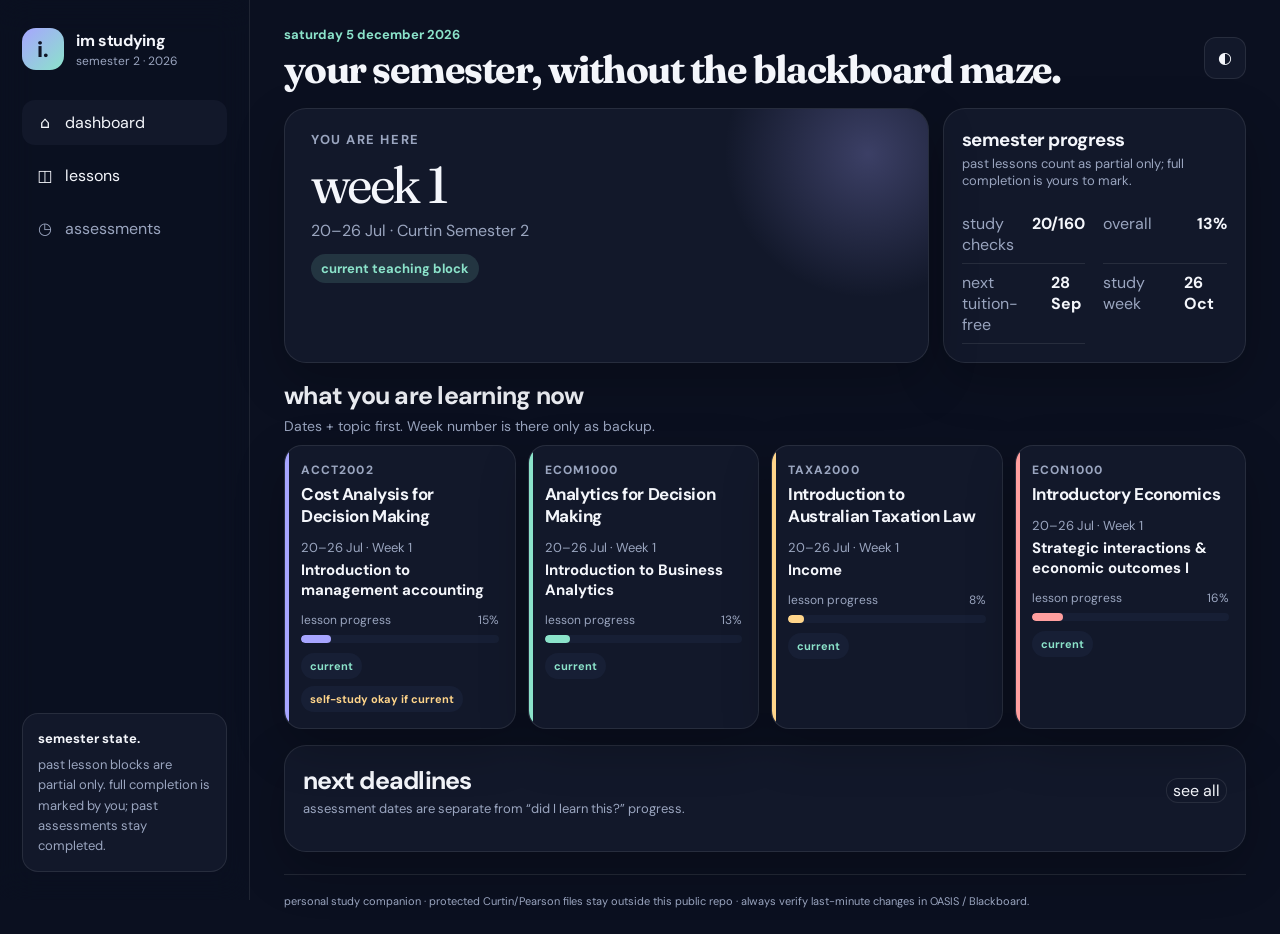
<file: index.html>
<!doctype html>
<html lang="en">
<head>
  <meta charset="utf-8" />
  <meta name="viewport" content="width=device-width, initial-scale=1" />
  <meta name="theme-color" content="#0b1020" />
  <title>im studying · semester 2 2026</title>
  <link rel="preconnect" href="https://fonts.googleapis.com">
  <link rel="preconnect" href="https://fonts.gstatic.com" crossorigin>
  <link href="https://fonts.googleapis.com/css2?family=DM+Sans:wght@400;500;600;700&family=Fraunces:opsz,wght@9..144,600&display=swap" rel="stylesheet">
  <link rel="stylesheet" href="styles.css?v=7" />
  <link rel="stylesheet" href="desktop-compact.css?v=1" />
  <style>.nav a.nav-item{text-decoration:none;color:inherit;width:100%;display:flex}</style>
</head>
<body>
  <div class="app-shell">
    <aside class="sidebar">
      <div class="brand">
        <div class="brand-mark">i.</div>
        <div>
          <div class="brand-name">im studying</div>
          <div class="brand-sub">semester 2 · 2026</div>
        </div>
      </div>

      <nav class="nav" aria-label="Primary">
        <button class="nav-item active" data-view="dashboard"><span>⌂</span> dashboard</button>
        <a class="nav-item" href="lessons.html?v=3"><span>◫</span> lessons</a>
        <button class="nav-item" data-view="assessments"><span>◷</span> assessments</button>
      </nav>

      <div class="sidebar-note">
        <strong>semester state.</strong>
        <p>past lesson blocks are partial only. full completion is marked by you; past assessments stay completed.</p>
      </div>
    </aside>

    <main class="main">
      <header class="topbar">
        <div>
          <p class="eyebrow" id="todayLabel">today</p>
          <h1 id="pageTitle">your semester, without the blackboard maze.</h1>
        </div>
        <div class="top-actions">
          <button id="themeToggle" class="icon-button" aria-label="Toggle theme">◐</button>
          <button id="resetProgress" hidden aria-hidden="true" tabindex="-1"></button>
        </div>
      </header>

      <section id="view-dashboard" class="view active"></section>
      <section id="view-units" class="view" hidden></section>
      <section id="view-assessments" class="view"></section>
      <section id="view-resources" class="view" hidden></section>

      <footer>
        personal study companion · protected Curtin/Pearson files stay outside this public repo · always verify last-minute changes in OASIS / Blackboard.
      </footer>
    </main>
  </div>

  <template id="topicTemplate"><article class="topic-card"></article></template>
  <script src="app.js?v=7"></script>
  <script src="dashboard-state.js?v=2"></script>
</body>
</html>
</file>
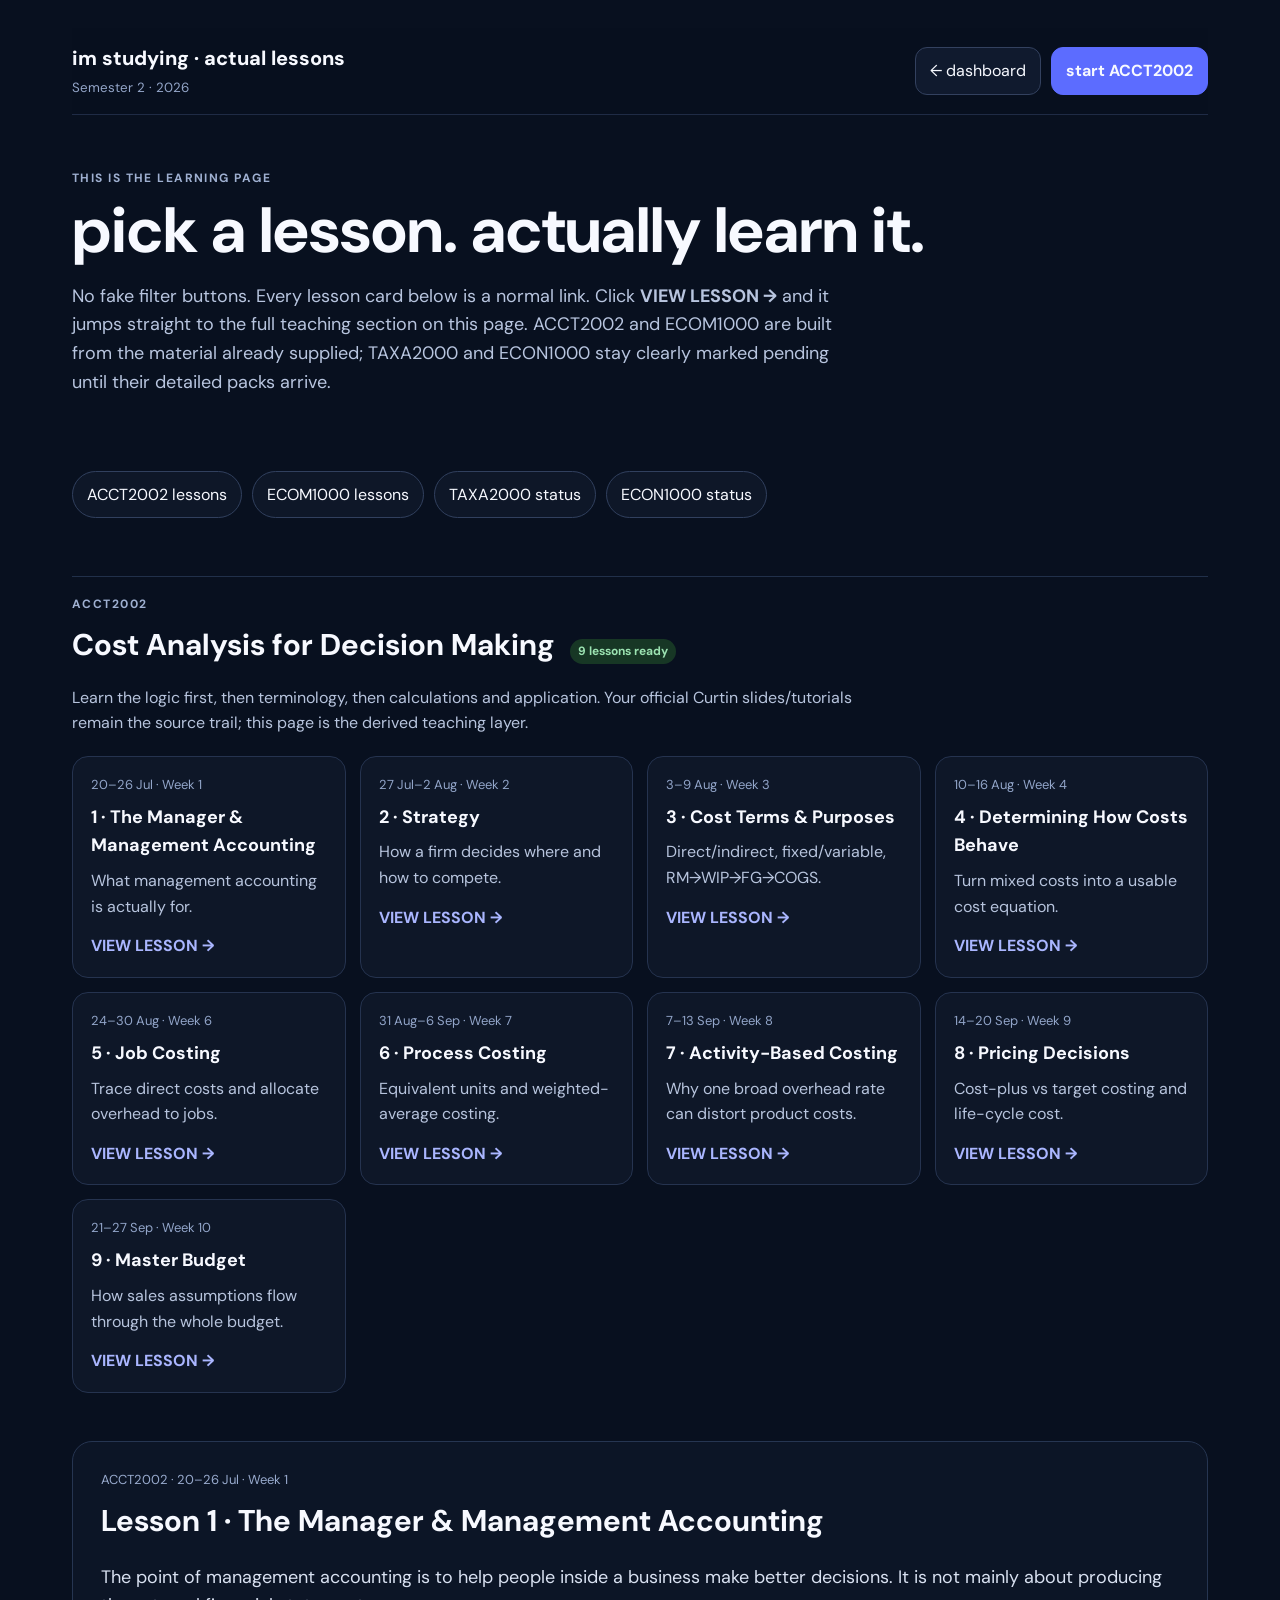
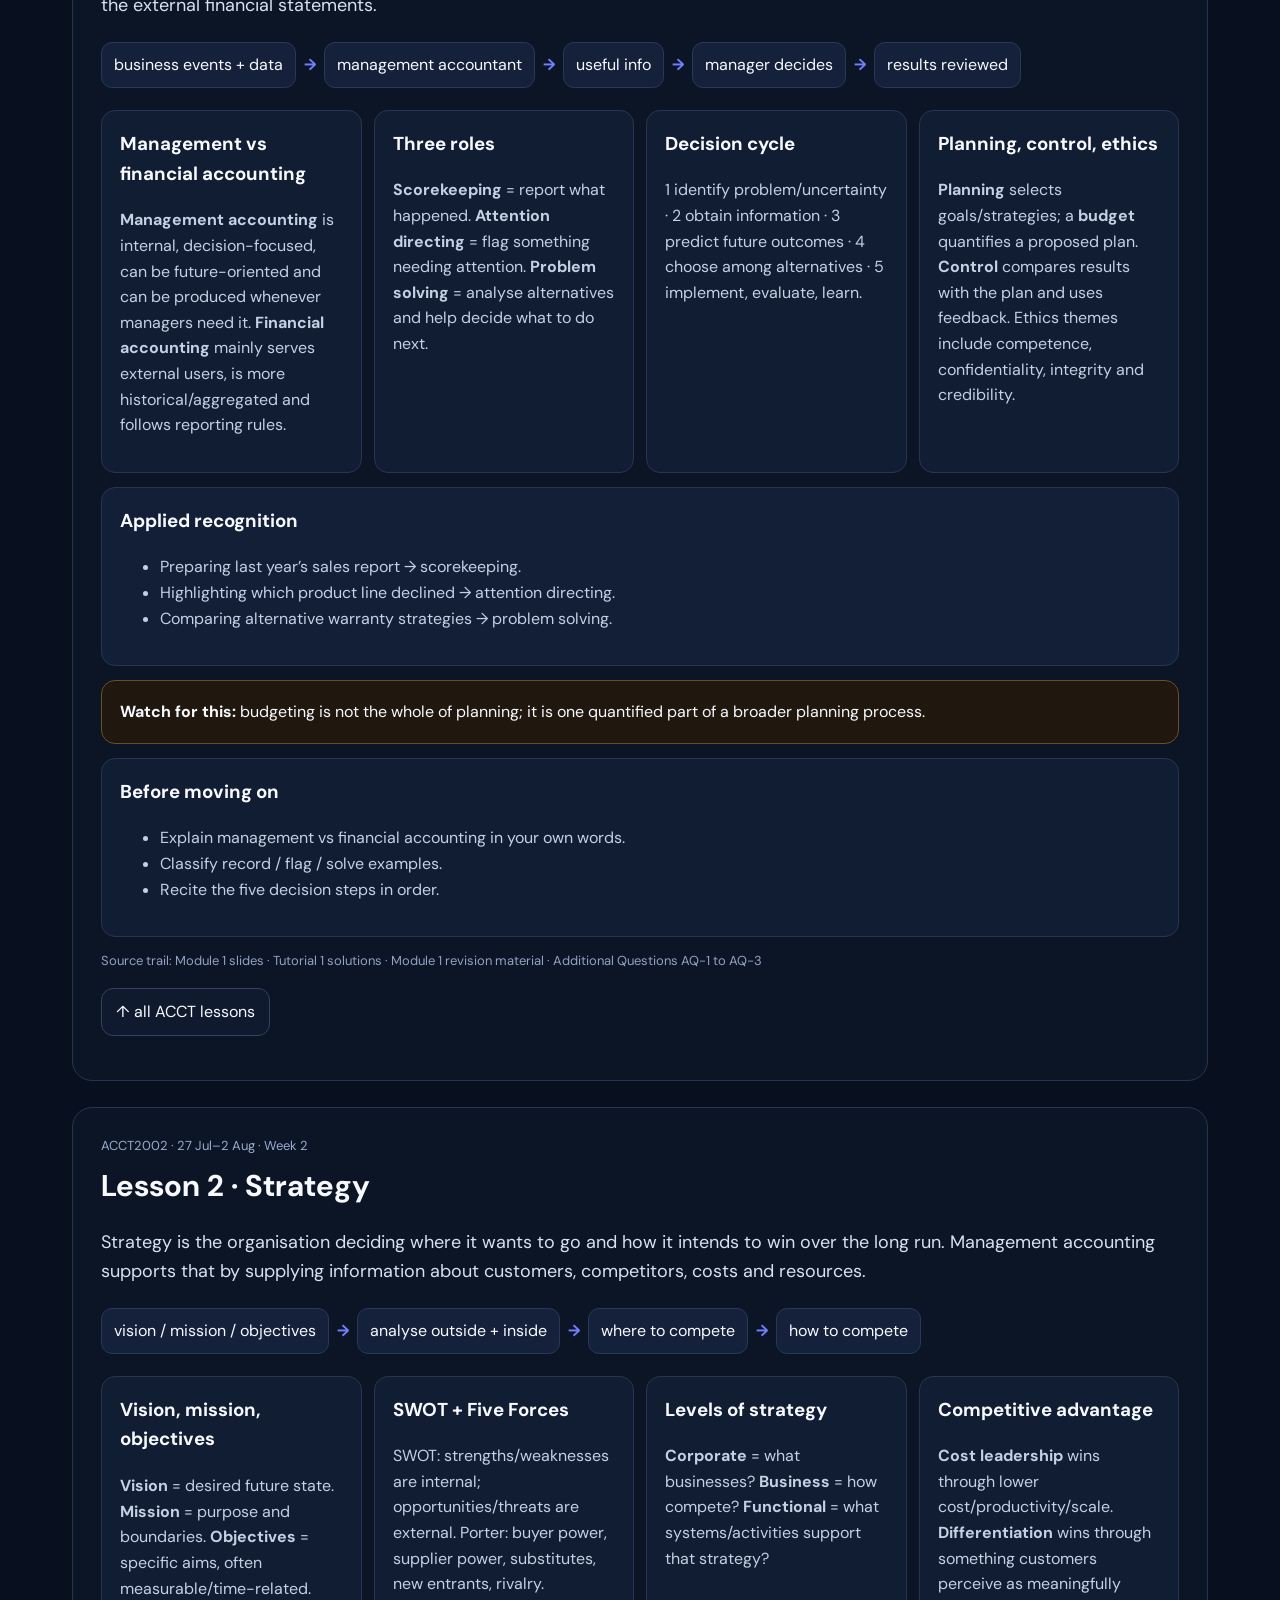
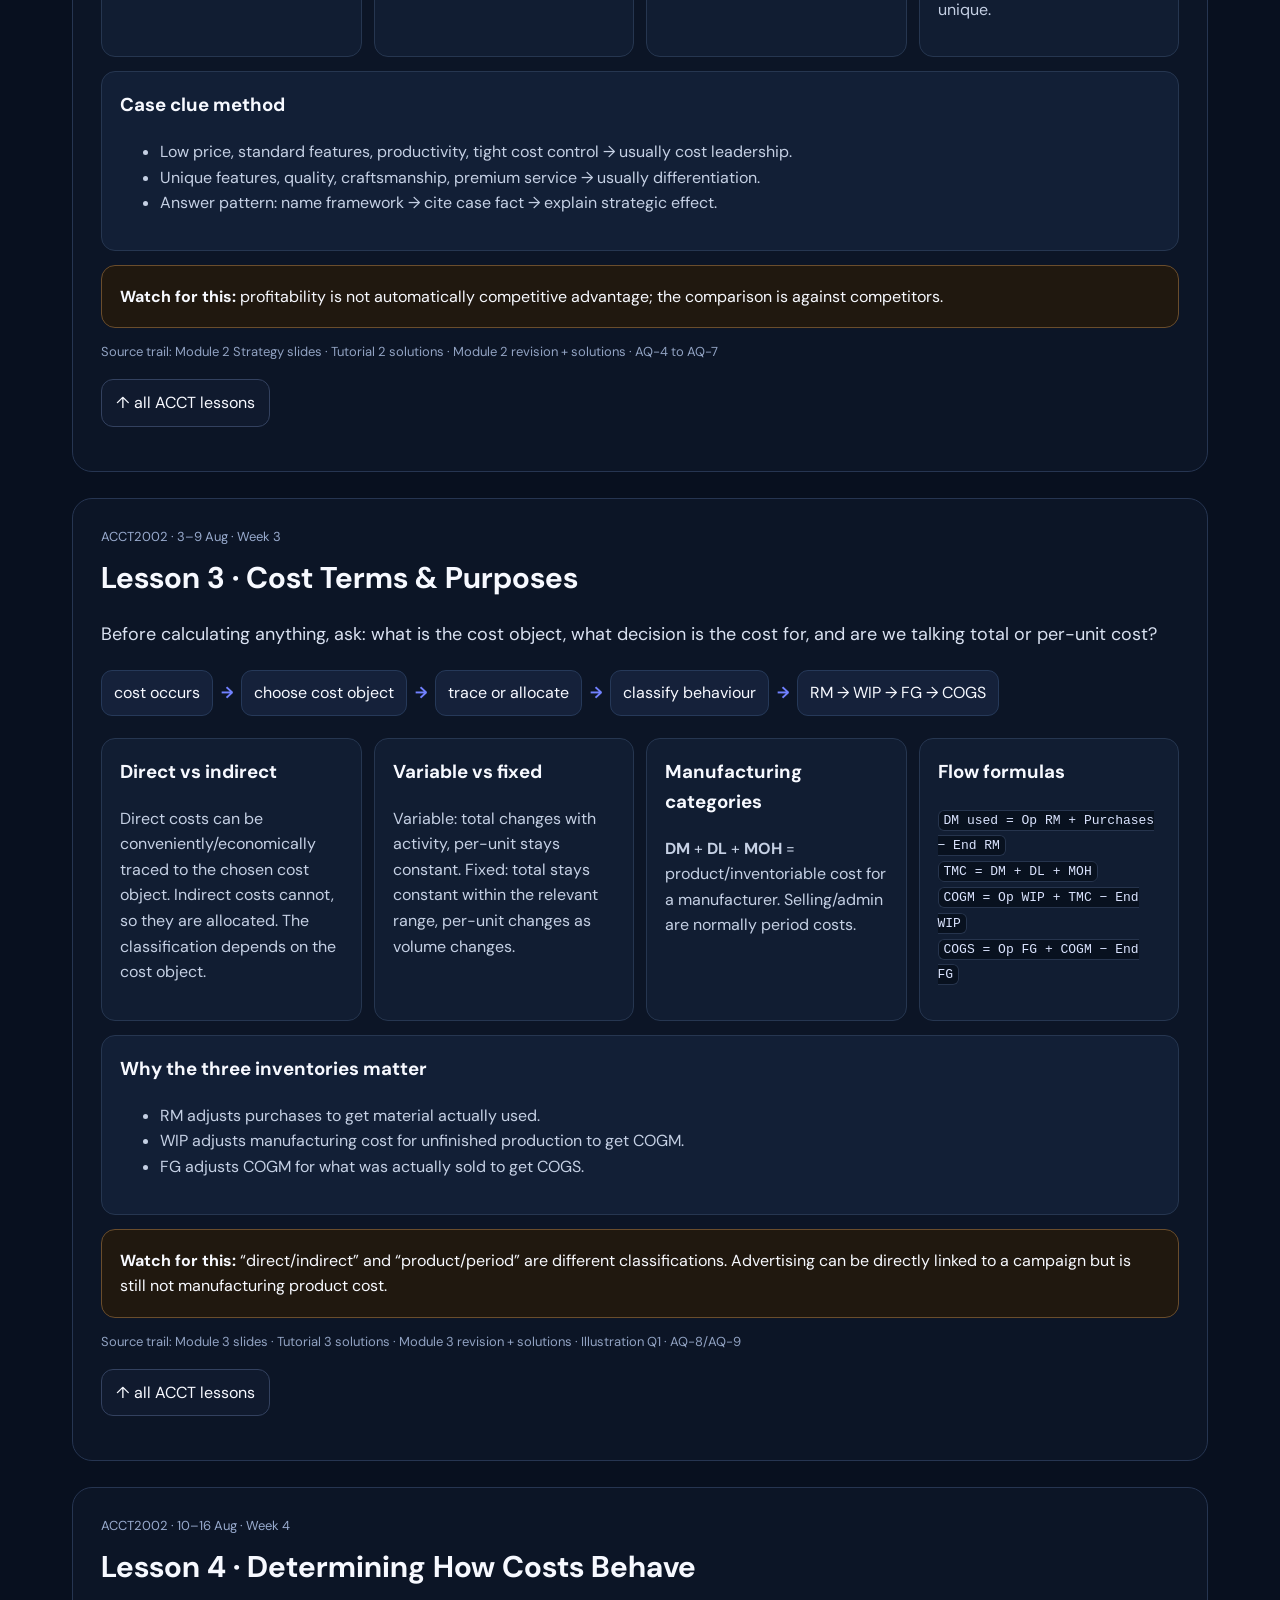
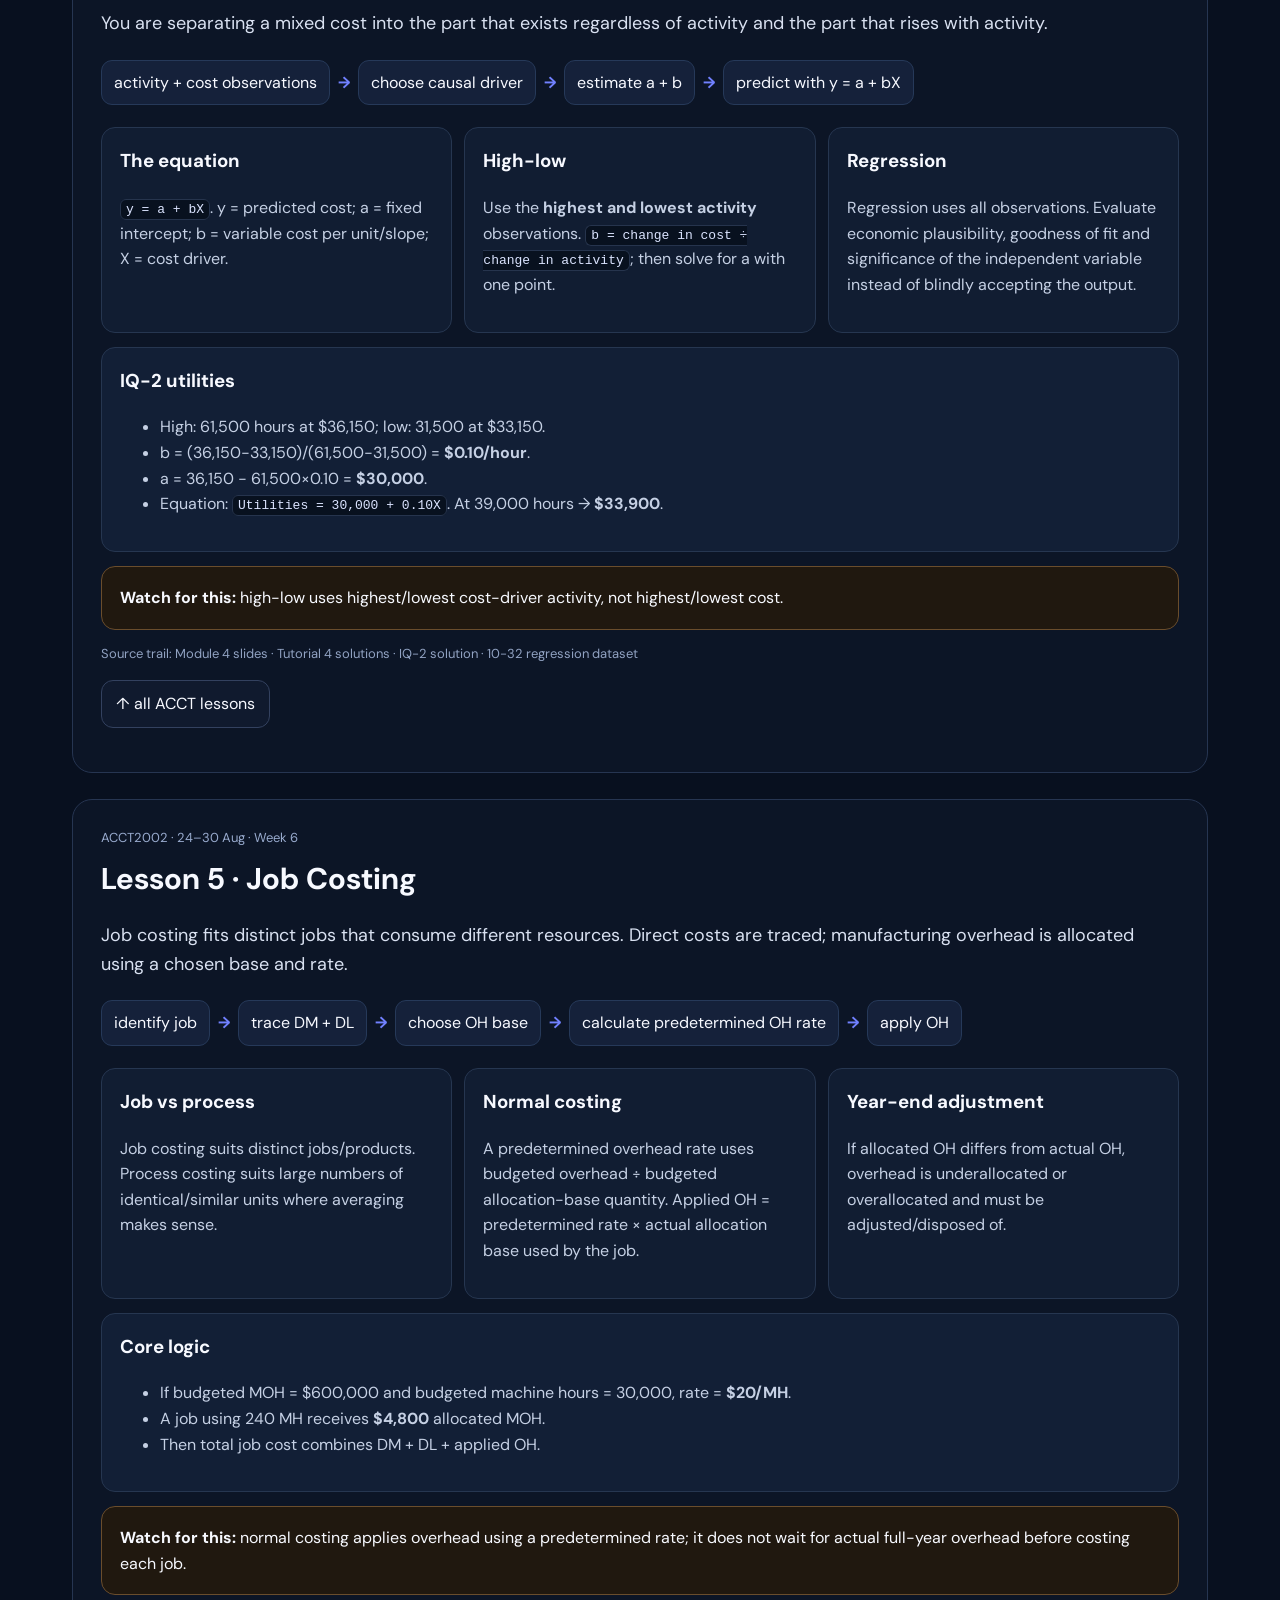
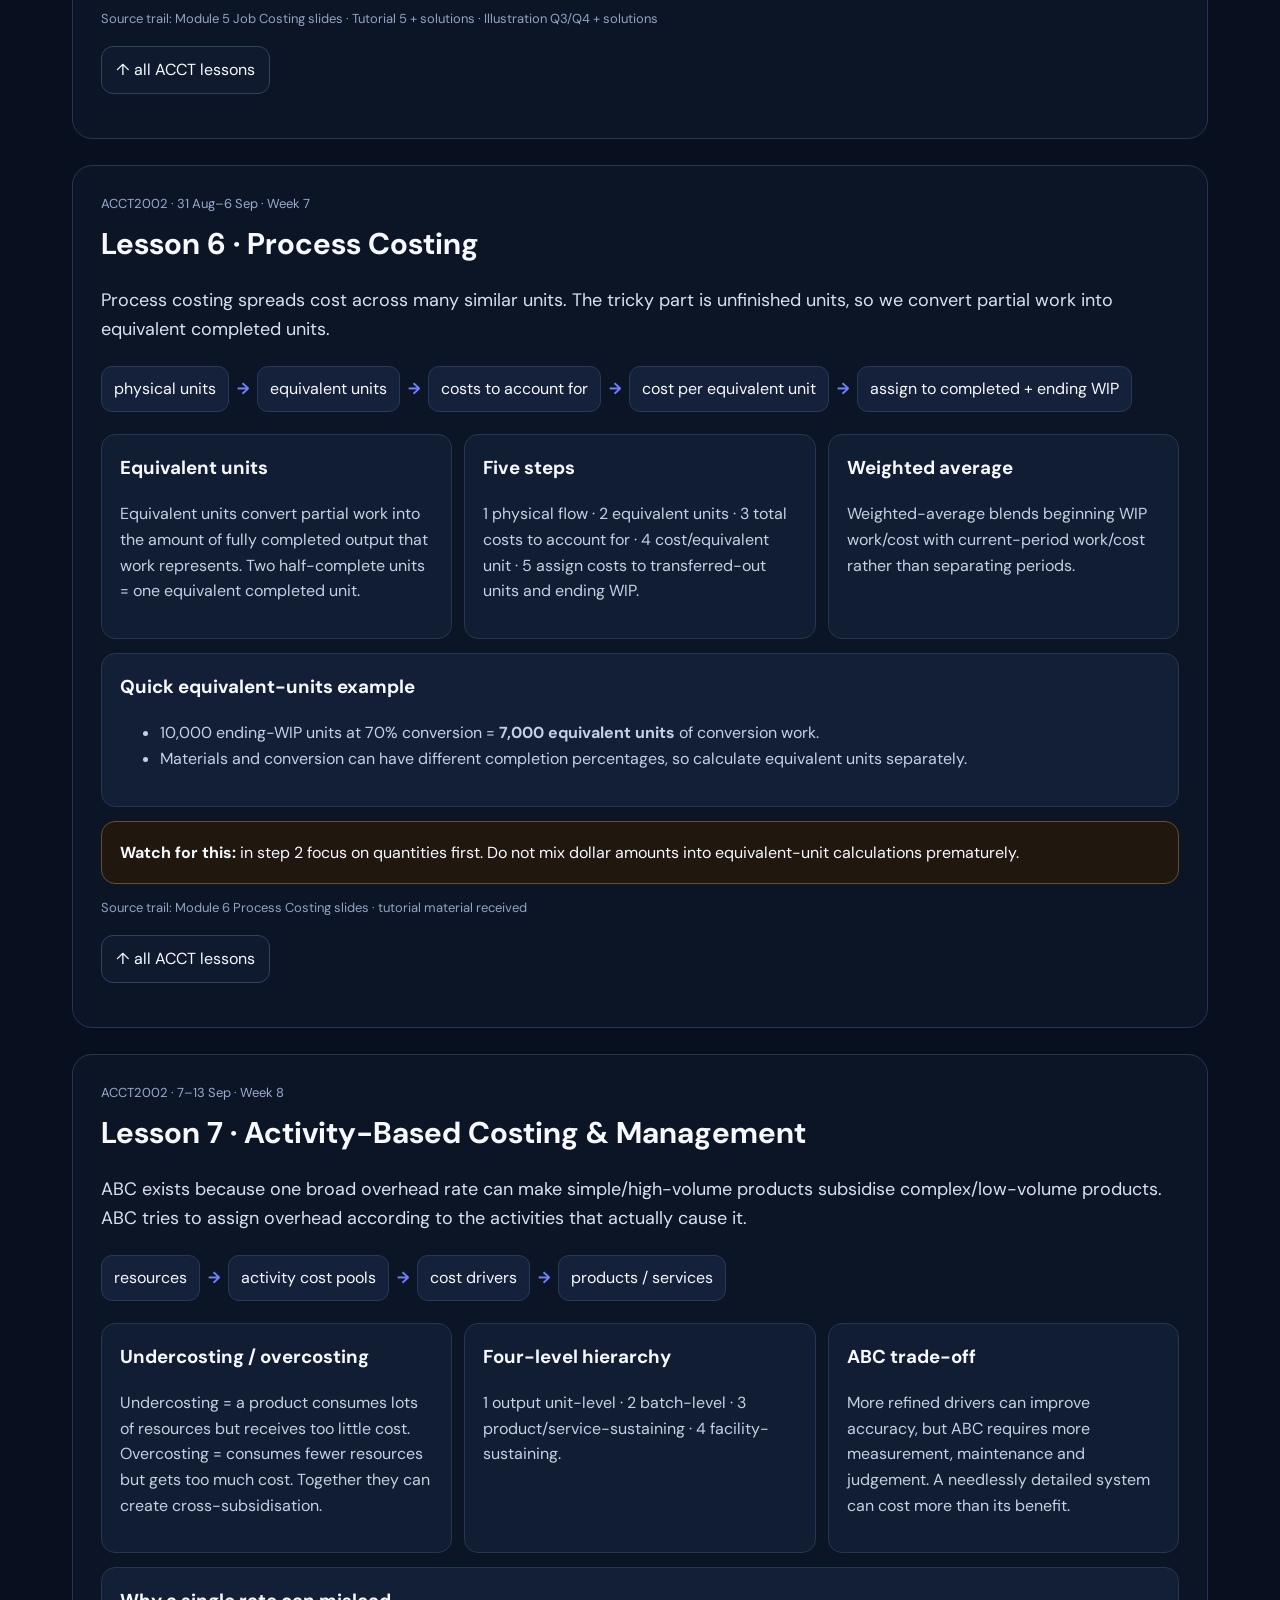
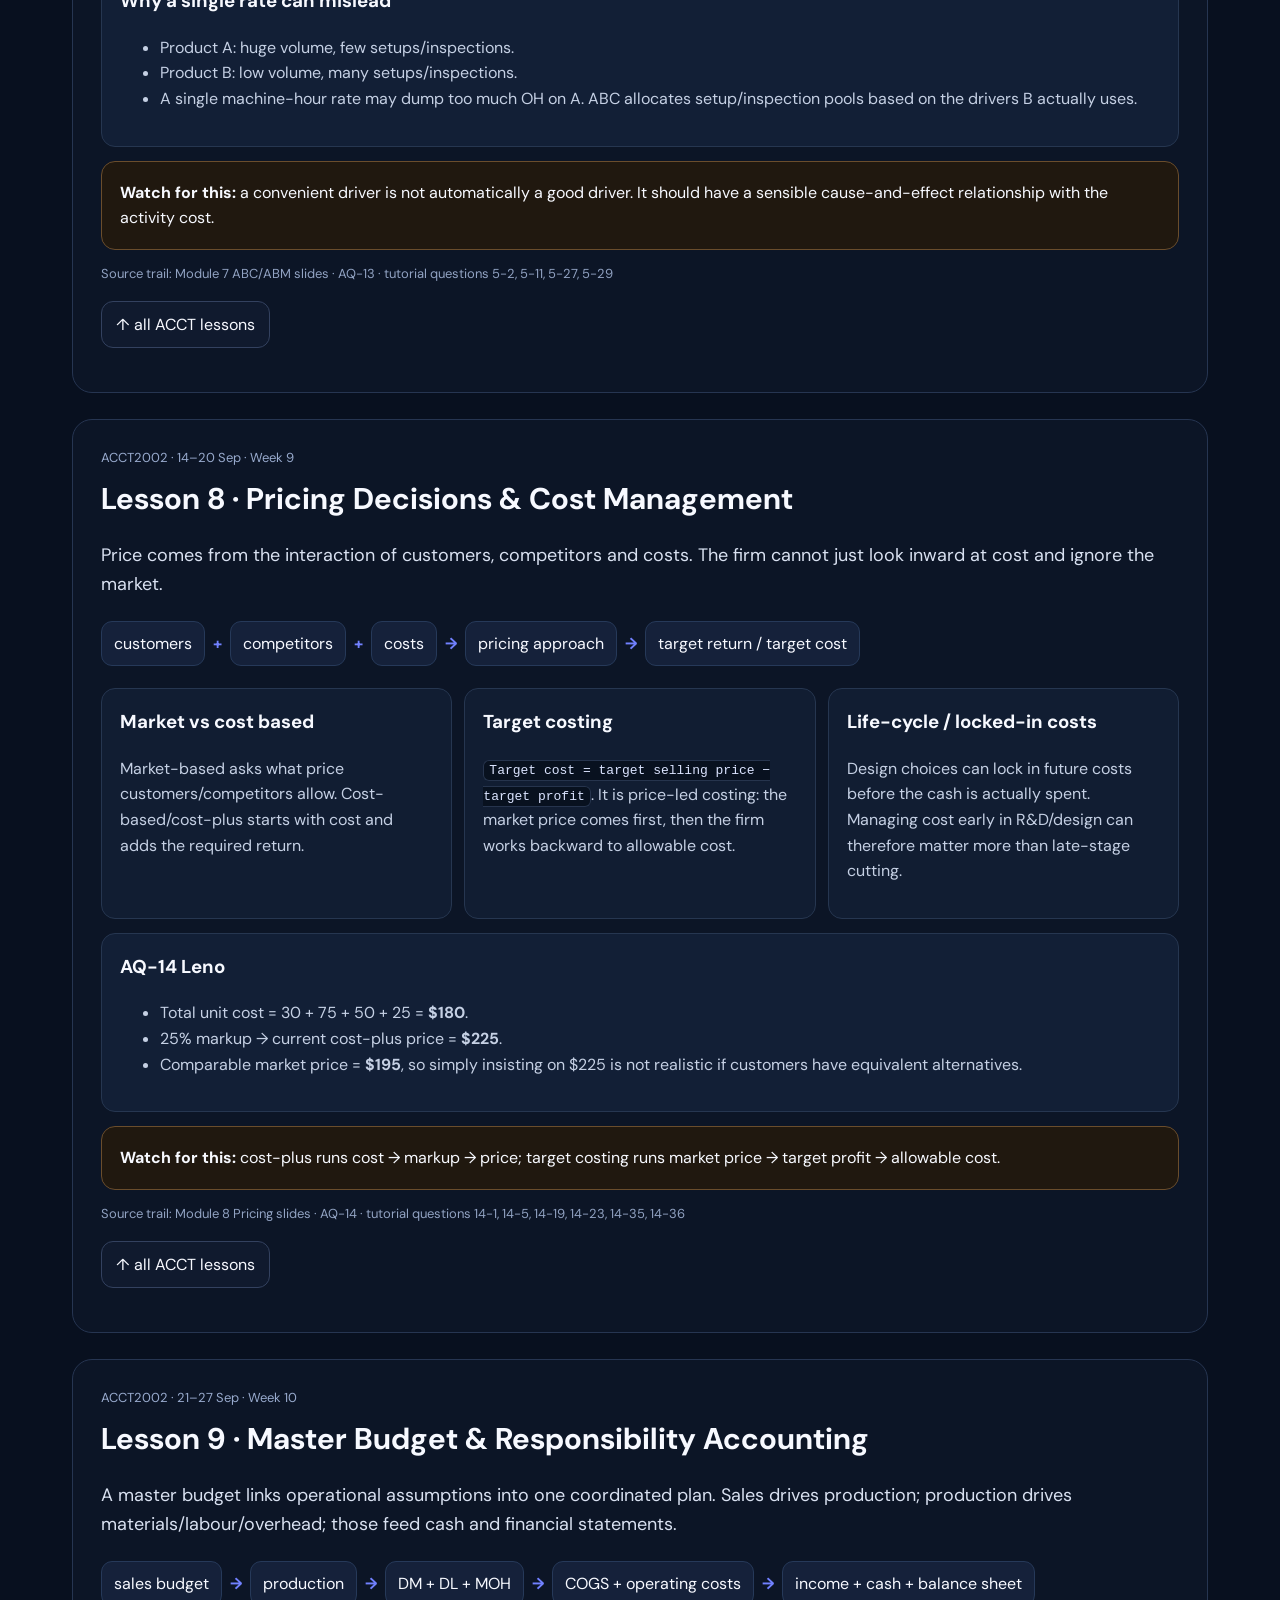
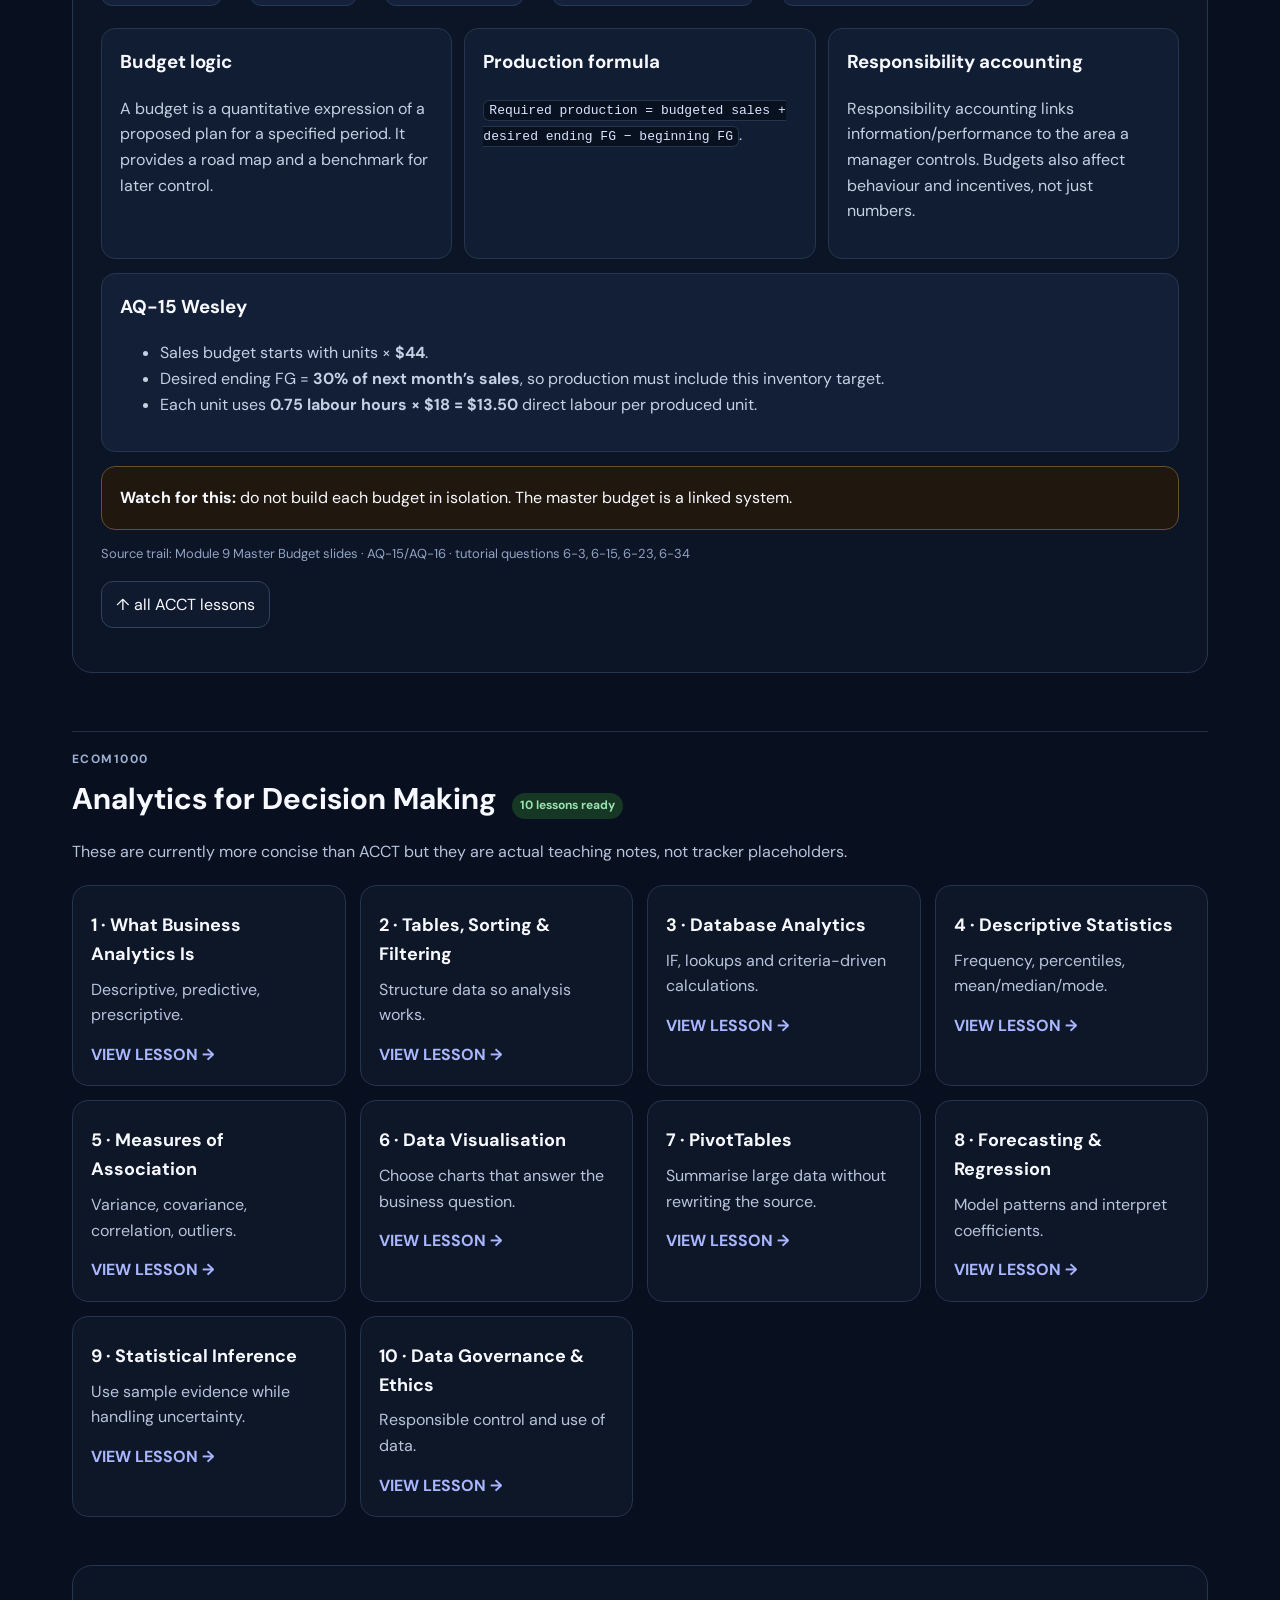
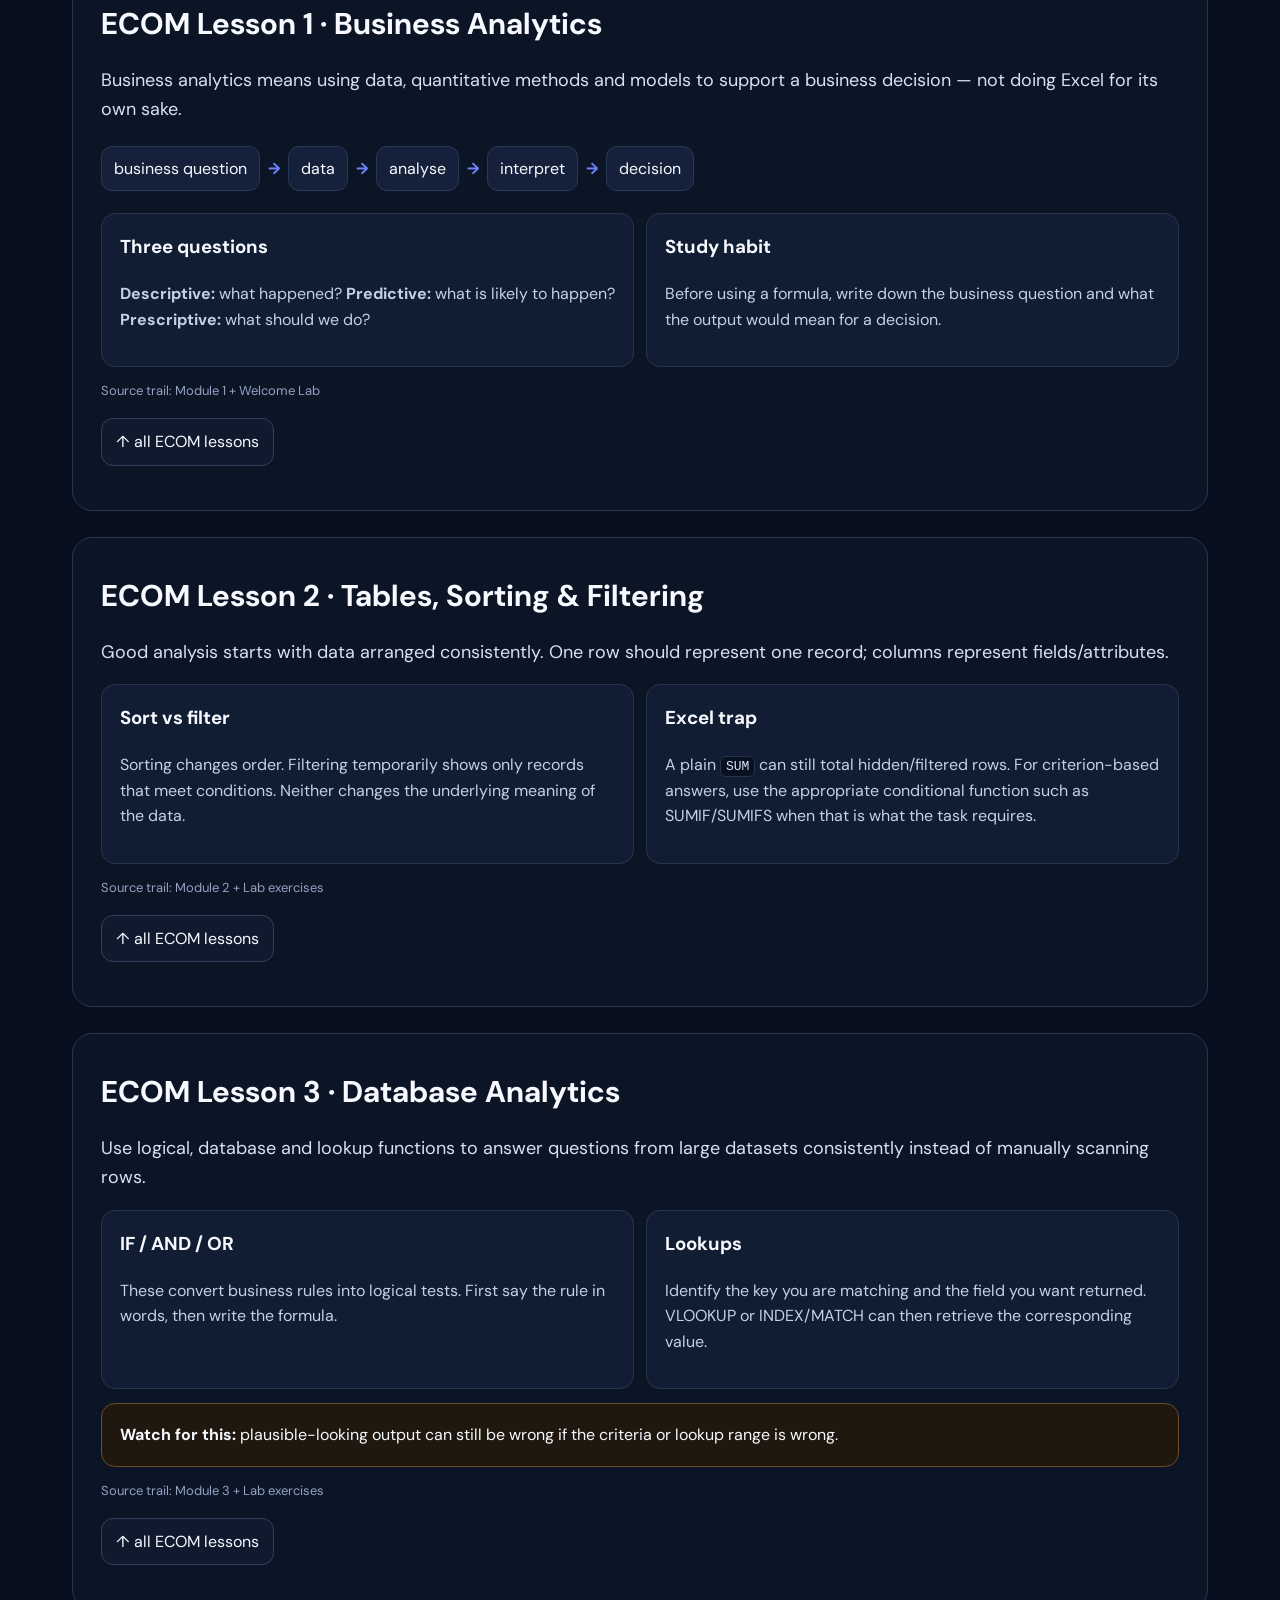
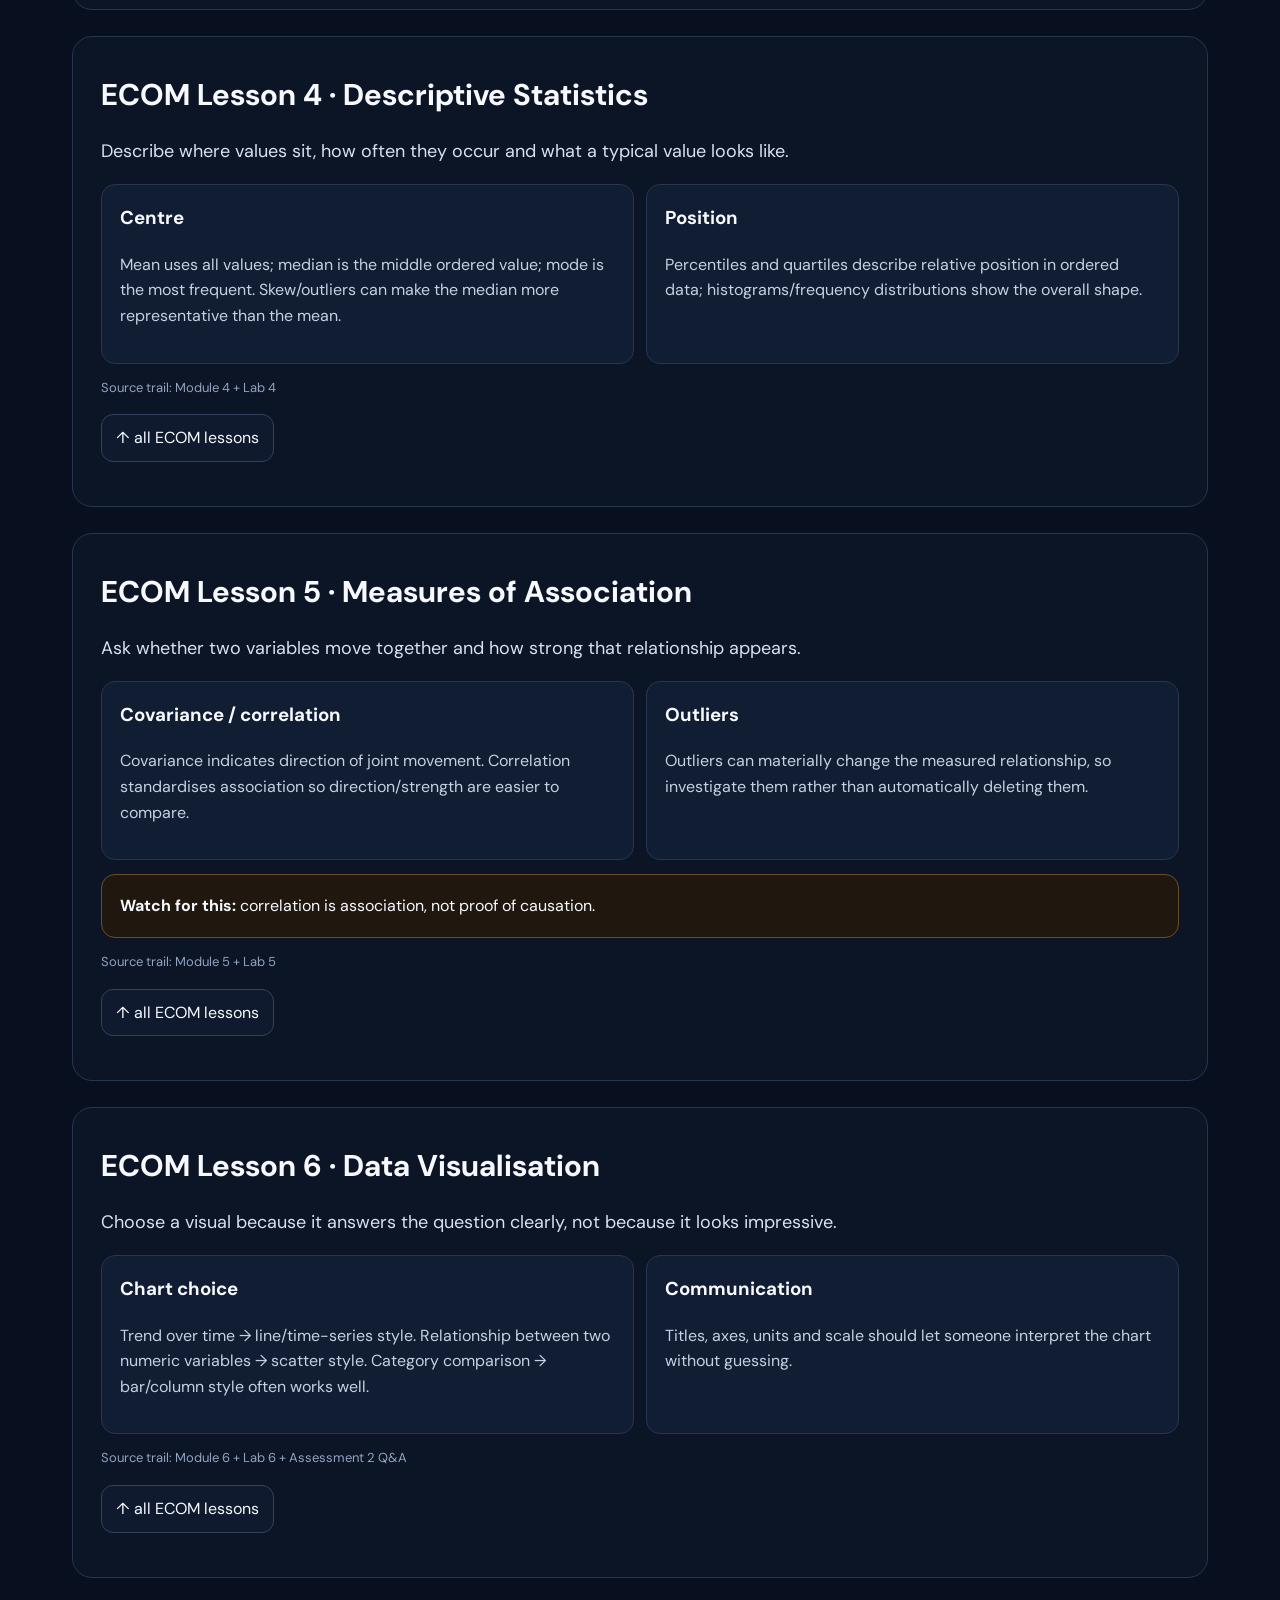
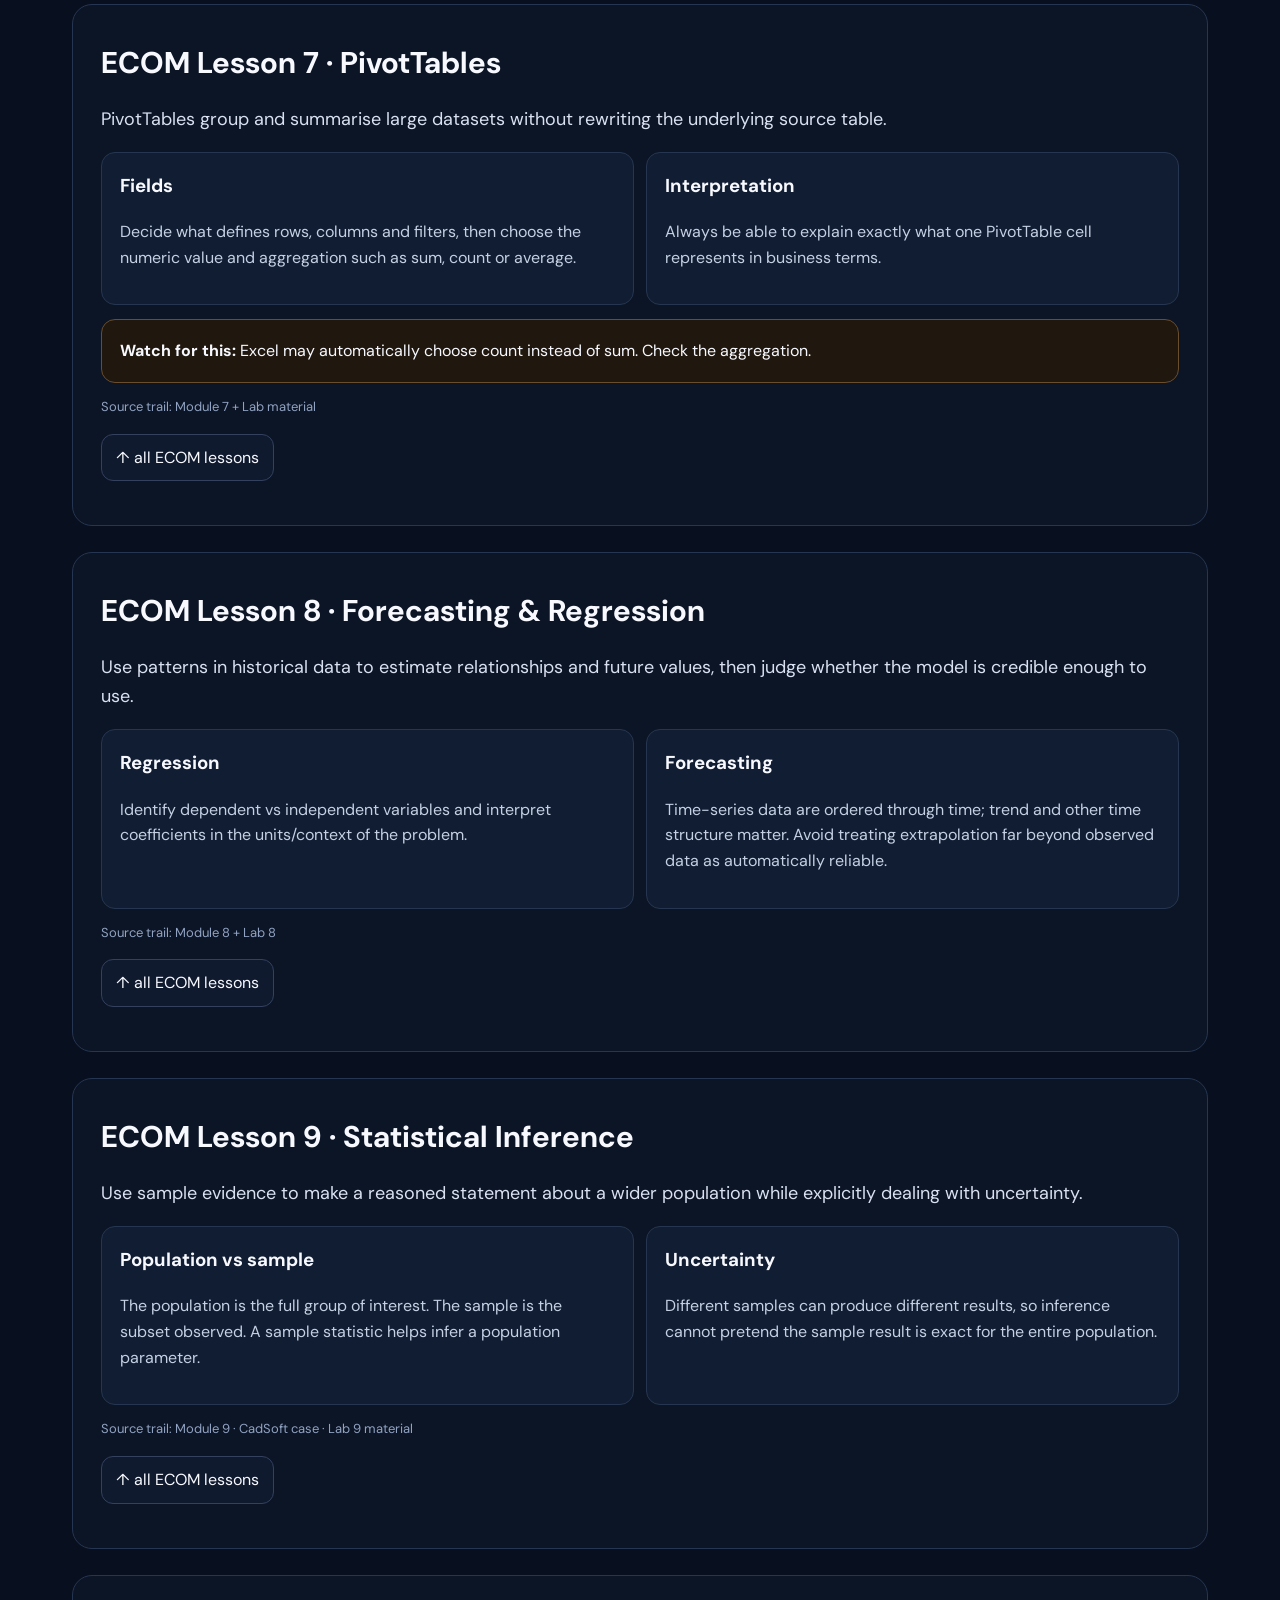
<file: learn.html>
<!doctype html>
<html lang="en">
<head>
<meta charset="utf-8"><meta name="viewport" content="width=device-width,initial-scale=1">
<title>Lessons · im studying</title>
<link rel="preconnect" href="https://fonts.googleapis.com"><link rel="preconnect" href="https://fonts.gstatic.com" crossorigin>
<link href="https://fonts.googleapis.com/css2?family=DM+Sans:wght@400;500;600;700;800&display=swap" rel="stylesheet">
<link rel="stylesheet" href="learn-static.css?v=1">
</head>
<body><div class="shell">
<header class="top"><div><div class="brand">im studying · actual lessons</div><small style="color:#93a5c8">Semester 2 · 2026</small></div><div style="display:flex;gap:10px;flex-wrap:wrap"><a class="back" href="index.html?v=6">← dashboard</a><a class="top-cta" href="#acct">start ACCT2002</a></div></header>
<section class="hero"><div class="eyebrow">this is the learning page</div><h1>pick a lesson. actually learn it.</h1><p>No fake filter buttons. Every lesson card below is a normal link. Click <b>VIEW LESSON →</b> and it jumps straight to the full teaching section on this page. ACCT2002 and ECOM1000 are built from the material already supplied; TAXA2000 and ECON1000 stay clearly marked pending until their detailed packs arrive.</p></section>
<nav class="unit-tabs"><a href="#acct">ACCT2002 lessons</a><a href="#ecom">ECOM1000 lessons</a><a href="#taxa">TAXA2000 status</a><a href="#econ">ECON1000 status</a></nav>

<section id="acct" class="unit-head"><div class="eyebrow">ACCT2002</div><h2>Cost Analysis for Decision Making <span class="status">9 lessons ready</span></h2><p>Learn the logic first, then terminology, then calculations and application. Your official Curtin slides/tutorials remain the source trail; this page is the derived teaching layer.</p></section>
<div class="catalog">
<a class="lesson-card" href="#acct1"><div class="date">20–26 Jul · Week 1</div><h3>1 · The Manager & Management Accounting</h3><p>What management accounting is actually for.</p><strong>VIEW LESSON →</strong></a>
<a class="lesson-card" href="#acct2"><div class="date">27 Jul–2 Aug · Week 2</div><h3>2 · Strategy</h3><p>How a firm decides where and how to compete.</p><strong>VIEW LESSON →</strong></a>
<a class="lesson-card" href="#acct3"><div class="date">3–9 Aug · Week 3</div><h3>3 · Cost Terms & Purposes</h3><p>Direct/indirect, fixed/variable, RM→WIP→FG→COGS.</p><strong>VIEW LESSON →</strong></a>
<a class="lesson-card" href="#acct4"><div class="date">10–16 Aug · Week 4</div><h3>4 · Determining How Costs Behave</h3><p>Turn mixed costs into a usable cost equation.</p><strong>VIEW LESSON →</strong></a>
<a class="lesson-card" href="#acct5"><div class="date">24–30 Aug · Week 6</div><h3>5 · Job Costing</h3><p>Trace direct costs and allocate overhead to jobs.</p><strong>VIEW LESSON →</strong></a>
<a class="lesson-card" href="#acct6"><div class="date">31 Aug–6 Sep · Week 7</div><h3>6 · Process Costing</h3><p>Equivalent units and weighted-average costing.</p><strong>VIEW LESSON →</strong></a>
<a class="lesson-card" href="#acct7"><div class="date">7–13 Sep · Week 8</div><h3>7 · Activity-Based Costing</h3><p>Why one broad overhead rate can distort product costs.</p><strong>VIEW LESSON →</strong></a>
<a class="lesson-card" href="#acct8"><div class="date">14–20 Sep · Week 9</div><h3>8 · Pricing Decisions</h3><p>Cost-plus vs target costing and life-cycle cost.</p><strong>VIEW LESSON →</strong></a>
<a class="lesson-card" href="#acct9"><div class="date">21–27 Sep · Week 10</div><h3>9 · Master Budget</h3><p>How sales assumptions flow through the whole budget.</p><strong>VIEW LESSON →</strong></a>
</div>

<article class="lesson" id="acct1"><div class="meta">ACCT2002 · 20–26 Jul · Week 1</div><h2>Lesson 1 · The Manager & Management Accounting</h2><p class="purpose">The point of management accounting is to help people inside a business make better decisions. It is not mainly about producing the external financial statements.</p><div class="flow"><span>business events + data</span><b>→</b><span>management accountant</span><b>→</b><span>useful info</span><b>→</b><span>manager decides</span><b>→</b><span>results reviewed</span></div><div class="blocks"><div class="block"><h3>Management vs financial accounting</h3><p><b>Management accounting</b> is internal, decision-focused, can be future-oriented and can be produced whenever managers need it. <b>Financial accounting</b> mainly serves external users, is more historical/aggregated and follows reporting rules.</p></div><div class="block"><h3>Three roles</h3><p><b>Scorekeeping</b> = report what happened. <b>Attention directing</b> = flag something needing attention. <b>Problem solving</b> = analyse alternatives and help decide what to do next.</p></div><div class="block"><h3>Decision cycle</h3><p>1 identify problem/uncertainty · 2 obtain information · 3 predict future outcomes · 4 choose among alternatives · 5 implement, evaluate, learn.</p></div><div class="block"><h3>Planning, control, ethics</h3><p><b>Planning</b> selects goals/strategies; a <b>budget</b> quantifies a proposed plan. <b>Control</b> compares results with the plan and uses feedback. Ethics themes include competence, confidentiality, integrity and credibility.</p></div></div><div class="example"><h3>Applied recognition</h3><ul><li>Preparing last year’s sales report → scorekeeping.</li><li>Highlighting which product line declined → attention directing.</li><li>Comparing alternative warranty strategies → problem solving.</li></ul></div><div class="trap"><b>Watch for this:</b> budgeting is not the whole of planning; it is one quantified part of a broader planning process.</div><div class="check"><h3>Before moving on</h3><ul><li>Explain management vs financial accounting in your own words.</li><li>Classify record / flag / solve examples.</li><li>Recite the five decision steps in order.</li></ul></div><div class="source">Source trail: Module 1 slides · Tutorial 1 solutions · Module 1 revision material · Additional Questions AQ-1 to AQ-3</div><p><a class="backlink" href="#acct">↑ all ACCT lessons</a></p></article>

<article class="lesson" id="acct2"><div class="meta">ACCT2002 · 27 Jul–2 Aug · Week 2</div><h2>Lesson 2 · Strategy</h2><p class="purpose">Strategy is the organisation deciding where it wants to go and how it intends to win over the long run. Management accounting supports that by supplying information about customers, competitors, costs and resources.</p><div class="flow"><span>vision / mission / objectives</span><b>→</b><span>analyse outside + inside</span><b>→</b><span>where to compete</span><b>→</b><span>how to compete</span></div><div class="blocks"><div class="block"><h3>Vision, mission, objectives</h3><p><b>Vision</b> = desired future state. <b>Mission</b> = purpose and boundaries. <b>Objectives</b> = specific aims, often measurable/time-related.</p></div><div class="block"><h3>SWOT + Five Forces</h3><p>SWOT: strengths/weaknesses are internal; opportunities/threats are external. Porter: buyer power, supplier power, substitutes, new entrants, rivalry.</p></div><div class="block"><h3>Levels of strategy</h3><p><b>Corporate</b> = what businesses? <b>Business</b> = how compete? <b>Functional</b> = what systems/activities support that strategy?</p></div><div class="block"><h3>Competitive advantage</h3><p><b>Cost leadership</b> wins through lower cost/productivity/scale. <b>Differentiation</b> wins through something customers perceive as meaningfully unique.</p></div></div><div class="example"><h3>Case clue method</h3><ul><li>Low price, standard features, productivity, tight cost control → usually cost leadership.</li><li>Unique features, quality, craftsmanship, premium service → usually differentiation.</li><li>Answer pattern: name framework → cite case fact → explain strategic effect.</li></ul></div><div class="trap"><b>Watch for this:</b> profitability is not automatically competitive advantage; the comparison is against competitors.</div><div class="source">Source trail: Module 2 Strategy slides · Tutorial 2 solutions · Module 2 revision + solutions · AQ-4 to AQ-7</div><p><a class="backlink" href="#acct">↑ all ACCT lessons</a></p></article>

<article class="lesson" id="acct3"><div class="meta">ACCT2002 · 3–9 Aug · Week 3</div><h2>Lesson 3 · Cost Terms & Purposes</h2><p class="purpose">Before calculating anything, ask: what is the cost object, what decision is the cost for, and are we talking total or per-unit cost?</p><div class="flow"><span>cost occurs</span><b>→</b><span>choose cost object</span><b>→</b><span>trace or allocate</span><b>→</b><span>classify behaviour</span><b>→</b><span>RM → WIP → FG → COGS</span></div><div class="blocks"><div class="block"><h3>Direct vs indirect</h3><p>Direct costs can be conveniently/economically traced to the chosen cost object. Indirect costs cannot, so they are allocated. The classification depends on the cost object.</p></div><div class="block"><h3>Variable vs fixed</h3><p>Variable: total changes with activity, per-unit stays constant. Fixed: total stays constant within the relevant range, per-unit changes as volume changes.</p></div><div class="block"><h3>Manufacturing categories</h3><p><b>DM</b> + <b>DL</b> + <b>MOH</b> = product/inventoriable cost for a manufacturer. Selling/admin are normally period costs.</p></div><div class="block"><h3>Flow formulas</h3><p><code>DM used = Op RM + Purchases − End RM</code><br><code>TMC = DM + DL + MOH</code><br><code>COGM = Op WIP + TMC − End WIP</code><br><code>COGS = Op FG + COGM − End FG</code></p></div></div><div class="example"><h3>Why the three inventories matter</h3><ul><li>RM adjusts purchases to get material actually used.</li><li>WIP adjusts manufacturing cost for unfinished production to get COGM.</li><li>FG adjusts COGM for what was actually sold to get COGS.</li></ul></div><div class="trap"><b>Watch for this:</b> “direct/indirect” and “product/period” are different classifications. Advertising can be directly linked to a campaign but is still not manufacturing product cost.</div><div class="source">Source trail: Module 3 slides · Tutorial 3 solutions · Module 3 revision + solutions · Illustration Q1 · AQ-8/AQ-9</div><p><a class="backlink" href="#acct">↑ all ACCT lessons</a></p></article>

<article class="lesson" id="acct4"><div class="meta">ACCT2002 · 10–16 Aug · Week 4</div><h2>Lesson 4 · Determining How Costs Behave</h2><p class="purpose">You are separating a mixed cost into the part that exists regardless of activity and the part that rises with activity.</p><div class="flow"><span>activity + cost observations</span><b>→</b><span>choose causal driver</span><b>→</b><span>estimate a + b</span><b>→</b><span>predict with y = a + bX</span></div><div class="blocks"><div class="block"><h3>The equation</h3><p><code>y = a + bX</code>. y = predicted cost; a = fixed intercept; b = variable cost per unit/slope; X = cost driver.</p></div><div class="block"><h3>High-low</h3><p>Use the <b>highest and lowest activity</b> observations. <code>b = change in cost ÷ change in activity</code>; then solve for a with one point.</p></div><div class="block"><h3>Regression</h3><p>Regression uses all observations. Evaluate economic plausibility, goodness of fit and significance of the independent variable instead of blindly accepting the output.</p></div></div><div class="example"><h3>IQ-2 utilities</h3><ul><li>High: 61,500 hours at $36,150; low: 31,500 at $33,150.</li><li>b = (36,150−33,150)/(61,500−31,500) = <b>$0.10/hour</b>.</li><li>a = 36,150 − 61,500×0.10 = <b>$30,000</b>.</li><li>Equation: <code>Utilities = 30,000 + 0.10X</code>. At 39,000 hours → <b>$33,900</b>.</li></ul></div><div class="trap"><b>Watch for this:</b> high-low uses highest/lowest cost-driver activity, not highest/lowest cost.</div><div class="source">Source trail: Module 4 slides · Tutorial 4 solutions · IQ-2 solution · 10-32 regression dataset</div><p><a class="backlink" href="#acct">↑ all ACCT lessons</a></p></article>

<article class="lesson" id="acct5"><div class="meta">ACCT2002 · 24–30 Aug · Week 6</div><h2>Lesson 5 · Job Costing</h2><p class="purpose">Job costing fits distinct jobs that consume different resources. Direct costs are traced; manufacturing overhead is allocated using a chosen base and rate.</p><div class="flow"><span>identify job</span><b>→</b><span>trace DM + DL</span><b>→</b><span>choose OH base</span><b>→</b><span>calculate predetermined OH rate</span><b>→</b><span>apply OH</span></div><div class="blocks"><div class="block"><h3>Job vs process</h3><p>Job costing suits distinct jobs/products. Process costing suits large numbers of identical/similar units where averaging makes sense.</p></div><div class="block"><h3>Normal costing</h3><p>A predetermined overhead rate uses budgeted overhead ÷ budgeted allocation-base quantity. Applied OH = predetermined rate × actual allocation base used by the job.</p></div><div class="block"><h3>Year-end adjustment</h3><p>If allocated OH differs from actual OH, overhead is underallocated or overallocated and must be adjusted/disposed of.</p></div></div><div class="example"><h3>Core logic</h3><ul><li>If budgeted MOH = $600,000 and budgeted machine hours = 30,000, rate = <b>$20/MH</b>.</li><li>A job using 240 MH receives <b>$4,800</b> allocated MOH.</li><li>Then total job cost combines DM + DL + applied OH.</li></ul></div><div class="trap"><b>Watch for this:</b> normal costing applies overhead using a predetermined rate; it does not wait for actual full-year overhead before costing each job.</div><div class="source">Source trail: Module 5 Job Costing slides · Tutorial 5 + solutions · Illustration Q3/Q4 + solutions</div><p><a class="backlink" href="#acct">↑ all ACCT lessons</a></p></article>

<article class="lesson" id="acct6"><div class="meta">ACCT2002 · 31 Aug–6 Sep · Week 7</div><h2>Lesson 6 · Process Costing</h2><p class="purpose">Process costing spreads cost across many similar units. The tricky part is unfinished units, so we convert partial work into equivalent completed units.</p><div class="flow"><span>physical units</span><b>→</b><span>equivalent units</span><b>→</b><span>costs to account for</span><b>→</b><span>cost per equivalent unit</span><b>→</b><span>assign to completed + ending WIP</span></div><div class="blocks"><div class="block"><h3>Equivalent units</h3><p>Equivalent units convert partial work into the amount of fully completed output that work represents. Two half-complete units = one equivalent completed unit.</p></div><div class="block"><h3>Five steps</h3><p>1 physical flow · 2 equivalent units · 3 total costs to account for · 4 cost/equivalent unit · 5 assign costs to transferred-out units and ending WIP.</p></div><div class="block"><h3>Weighted average</h3><p>Weighted-average blends beginning WIP work/cost with current-period work/cost rather than separating periods.</p></div></div><div class="example"><h3>Quick equivalent-units example</h3><ul><li>10,000 ending-WIP units at 70% conversion = <b>7,000 equivalent units</b> of conversion work.</li><li>Materials and conversion can have different completion percentages, so calculate equivalent units separately.</li></ul></div><div class="trap"><b>Watch for this:</b> in step 2 focus on quantities first. Do not mix dollar amounts into equivalent-unit calculations prematurely.</div><div class="source">Source trail: Module 6 Process Costing slides · tutorial material received</div><p><a class="backlink" href="#acct">↑ all ACCT lessons</a></p></article>

<article class="lesson" id="acct7"><div class="meta">ACCT2002 · 7–13 Sep · Week 8</div><h2>Lesson 7 · Activity-Based Costing & Management</h2><p class="purpose">ABC exists because one broad overhead rate can make simple/high-volume products subsidise complex/low-volume products. ABC tries to assign overhead according to the activities that actually cause it.</p><div class="flow"><span>resources</span><b>→</b><span>activity cost pools</span><b>→</b><span>cost drivers</span><b>→</b><span>products / services</span></div><div class="blocks"><div class="block"><h3>Undercosting / overcosting</h3><p>Undercosting = a product consumes lots of resources but receives too little cost. Overcosting = consumes fewer resources but gets too much cost. Together they can create cross-subsidisation.</p></div><div class="block"><h3>Four-level hierarchy</h3><p>1 output unit-level · 2 batch-level · 3 product/service-sustaining · 4 facility-sustaining.</p></div><div class="block"><h3>ABC trade-off</h3><p>More refined drivers can improve accuracy, but ABC requires more measurement, maintenance and judgement. A needlessly detailed system can cost more than its benefit.</p></div></div><div class="example"><h3>Why a single rate can mislead</h3><ul><li>Product A: huge volume, few setups/inspections.</li><li>Product B: low volume, many setups/inspections.</li><li>A single machine-hour rate may dump too much OH on A. ABC allocates setup/inspection pools based on the drivers B actually uses.</li></ul></div><div class="trap"><b>Watch for this:</b> a convenient driver is not automatically a good driver. It should have a sensible cause-and-effect relationship with the activity cost.</div><div class="source">Source trail: Module 7 ABC/ABM slides · AQ-13 · tutorial questions 5-2, 5-11, 5-27, 5-29</div><p><a class="backlink" href="#acct">↑ all ACCT lessons</a></p></article>

<article class="lesson" id="acct8"><div class="meta">ACCT2002 · 14–20 Sep · Week 9</div><h2>Lesson 8 · Pricing Decisions & Cost Management</h2><p class="purpose">Price comes from the interaction of customers, competitors and costs. The firm cannot just look inward at cost and ignore the market.</p><div class="flow"><span>customers</span><b>+</b><span>competitors</span><b>+</b><span>costs</span><b>→</b><span>pricing approach</span><b>→</b><span>target return / target cost</span></div><div class="blocks"><div class="block"><h3>Market vs cost based</h3><p>Market-based asks what price customers/competitors allow. Cost-based/cost-plus starts with cost and adds the required return.</p></div><div class="block"><h3>Target costing</h3><p><code>Target cost = target selling price − target profit</code>. It is price-led costing: the market price comes first, then the firm works backward to allowable cost.</p></div><div class="block"><h3>Life-cycle / locked-in costs</h3><p>Design choices can lock in future costs before the cash is actually spent. Managing cost early in R&D/design can therefore matter more than late-stage cutting.</p></div></div><div class="example"><h3>AQ-14 Leno</h3><ul><li>Total unit cost = 30 + 75 + 50 + 25 = <b>$180</b>.</li><li>25% markup → current cost-plus price = <b>$225</b>.</li><li>Comparable market price = <b>$195</b>, so simply insisting on $225 is not realistic if customers have equivalent alternatives.</li></ul></div><div class="trap"><b>Watch for this:</b> cost-plus runs cost → markup → price; target costing runs market price → target profit → allowable cost.</div><div class="source">Source trail: Module 8 Pricing slides · AQ-14 · tutorial questions 14-1, 14-5, 14-19, 14-23, 14-35, 14-36</div><p><a class="backlink" href="#acct">↑ all ACCT lessons</a></p></article>

<article class="lesson" id="acct9"><div class="meta">ACCT2002 · 21–27 Sep · Week 10</div><h2>Lesson 9 · Master Budget & Responsibility Accounting</h2><p class="purpose">A master budget links operational assumptions into one coordinated plan. Sales drives production; production drives materials/labour/overhead; those feed cash and financial statements.</p><div class="flow"><span>sales budget</span><b>→</b><span>production</span><b>→</b><span>DM + DL + MOH</span><b>→</b><span>COGS + operating costs</span><b>→</b><span>income + cash + balance sheet</span></div><div class="blocks"><div class="block"><h3>Budget logic</h3><p>A budget is a quantitative expression of a proposed plan for a specified period. It provides a road map and a benchmark for later control.</p></div><div class="block"><h3>Production formula</h3><p><code>Required production = budgeted sales + desired ending FG − beginning FG</code>.</p></div><div class="block"><h3>Responsibility accounting</h3><p>Responsibility accounting links information/performance to the area a manager controls. Budgets also affect behaviour and incentives, not just numbers.</p></div></div><div class="example"><h3>AQ-15 Wesley</h3><ul><li>Sales budget starts with units × <b>$44</b>.</li><li>Desired ending FG = <b>30% of next month’s sales</b>, so production must include this inventory target.</li><li>Each unit uses <b>0.75 labour hours × $18 = $13.50</b> direct labour per produced unit.</li></ul></div><div class="trap"><b>Watch for this:</b> do not build each budget in isolation. The master budget is a linked system.</div><div class="source">Source trail: Module 9 Master Budget slides · AQ-15/AQ-16 · tutorial questions 6-3, 6-15, 6-23, 6-34</div><p><a class="backlink" href="#acct">↑ all ACCT lessons</a></p></article>

<section id="ecom" class="unit-head"><div class="eyebrow">ECOM1000</div><h2>Analytics for Decision Making <span class="status">10 lessons ready</span></h2><p>These are currently more concise than ACCT but they are actual teaching notes, not tracker placeholders.</p></section>
<div class="catalog">
<a class="lesson-card" href="#ecom1"><h3>1 · What Business Analytics Is</h3><p>Descriptive, predictive, prescriptive.</p><strong>VIEW LESSON →</strong></a><a class="lesson-card" href="#ecom2"><h3>2 · Tables, Sorting & Filtering</h3><p>Structure data so analysis works.</p><strong>VIEW LESSON →</strong></a><a class="lesson-card" href="#ecom3"><h3>3 · Database Analytics</h3><p>IF, lookups and criteria-driven calculations.</p><strong>VIEW LESSON →</strong></a><a class="lesson-card" href="#ecom4"><h3>4 · Descriptive Statistics</h3><p>Frequency, percentiles, mean/median/mode.</p><strong>VIEW LESSON →</strong></a><a class="lesson-card" href="#ecom5"><h3>5 · Measures of Association</h3><p>Variance, covariance, correlation, outliers.</p><strong>VIEW LESSON →</strong></a><a class="lesson-card" href="#ecom6"><h3>6 · Data Visualisation</h3><p>Choose charts that answer the business question.</p><strong>VIEW LESSON →</strong></a><a class="lesson-card" href="#ecom7"><h3>7 · PivotTables</h3><p>Summarise large data without rewriting the source.</p><strong>VIEW LESSON →</strong></a><a class="lesson-card" href="#ecom8"><h3>8 · Forecasting & Regression</h3><p>Model patterns and interpret coefficients.</p><strong>VIEW LESSON →</strong></a><a class="lesson-card" href="#ecom9"><h3>9 · Statistical Inference</h3><p>Use sample evidence while handling uncertainty.</p><strong>VIEW LESSON →</strong></a><a class="lesson-card" href="#ecom10"><h3>10 · Data Governance & Ethics</h3><p>Responsible control and use of data.</p><strong>VIEW LESSON →</strong></a>
</div>

<article class="lesson" id="ecom1"><h2>ECOM Lesson 1 · Business Analytics</h2><p class="purpose">Business analytics means using data, quantitative methods and models to support a business decision — not doing Excel for its own sake.</p><div class="flow"><span>business question</span><b>→</b><span>data</span><b>→</b><span>analyse</span><b>→</b><span>interpret</span><b>→</b><span>decision</span></div><div class="blocks"><div class="block"><h3>Three questions</h3><p><b>Descriptive:</b> what happened? <b>Predictive:</b> what is likely to happen? <b>Prescriptive:</b> what should we do?</p></div><div class="block"><h3>Study habit</h3><p>Before using a formula, write down the business question and what the output would mean for a decision.</p></div></div><div class="source">Source trail: Module 1 + Welcome Lab</div><p><a class="backlink" href="#ecom">↑ all ECOM lessons</a></p></article>
<article class="lesson" id="ecom2"><h2>ECOM Lesson 2 · Tables, Sorting & Filtering</h2><p class="purpose">Good analysis starts with data arranged consistently. One row should represent one record; columns represent fields/attributes.</p><div class="blocks"><div class="block"><h3>Sort vs filter</h3><p>Sorting changes order. Filtering temporarily shows only records that meet conditions. Neither changes the underlying meaning of the data.</p></div><div class="block"><h3>Excel trap</h3><p>A plain <code>SUM</code> can still total hidden/filtered rows. For criterion-based answers, use the appropriate conditional function such as SUMIF/SUMIFS when that is what the task requires.</p></div></div><div class="source">Source trail: Module 2 + Lab exercises</div><p><a class="backlink" href="#ecom">↑ all ECOM lessons</a></p></article>
<article class="lesson" id="ecom3"><h2>ECOM Lesson 3 · Database Analytics</h2><p class="purpose">Use logical, database and lookup functions to answer questions from large datasets consistently instead of manually scanning rows.</p><div class="blocks"><div class="block"><h3>IF / AND / OR</h3><p>These convert business rules into logical tests. First say the rule in words, then write the formula.</p></div><div class="block"><h3>Lookups</h3><p>Identify the key you are matching and the field you want returned. VLOOKUP or INDEX/MATCH can then retrieve the corresponding value.</p></div></div><div class="trap"><b>Watch for this:</b> plausible-looking output can still be wrong if the criteria or lookup range is wrong.</div><div class="source">Source trail: Module 3 + Lab exercises</div><p><a class="backlink" href="#ecom">↑ all ECOM lessons</a></p></article>
<article class="lesson" id="ecom4"><h2>ECOM Lesson 4 · Descriptive Statistics</h2><p class="purpose">Describe where values sit, how often they occur and what a typical value looks like.</p><div class="blocks"><div class="block"><h3>Centre</h3><p>Mean uses all values; median is the middle ordered value; mode is the most frequent. Skew/outliers can make the median more representative than the mean.</p></div><div class="block"><h3>Position</h3><p>Percentiles and quartiles describe relative position in ordered data; histograms/frequency distributions show the overall shape.</p></div></div><div class="source">Source trail: Module 4 + Lab 4</div><p><a class="backlink" href="#ecom">↑ all ECOM lessons</a></p></article>
<article class="lesson" id="ecom5"><h2>ECOM Lesson 5 · Measures of Association</h2><p class="purpose">Ask whether two variables move together and how strong that relationship appears.</p><div class="blocks"><div class="block"><h3>Covariance / correlation</h3><p>Covariance indicates direction of joint movement. Correlation standardises association so direction/strength are easier to compare.</p></div><div class="block"><h3>Outliers</h3><p>Outliers can materially change the measured relationship, so investigate them rather than automatically deleting them.</p></div></div><div class="trap"><b>Watch for this:</b> correlation is association, not proof of causation.</div><div class="source">Source trail: Module 5 + Lab 5</div><p><a class="backlink" href="#ecom">↑ all ECOM lessons</a></p></article>
<article class="lesson" id="ecom6"><h2>ECOM Lesson 6 · Data Visualisation</h2><p class="purpose">Choose a visual because it answers the question clearly, not because it looks impressive.</p><div class="blocks"><div class="block"><h3>Chart choice</h3><p>Trend over time → line/time-series style. Relationship between two numeric variables → scatter style. Category comparison → bar/column style often works well.</p></div><div class="block"><h3>Communication</h3><p>Titles, axes, units and scale should let someone interpret the chart without guessing.</p></div></div><div class="source">Source trail: Module 6 + Lab 6 + Assessment 2 Q&A</div><p><a class="backlink" href="#ecom">↑ all ECOM lessons</a></p></article>
<article class="lesson" id="ecom7"><h2>ECOM Lesson 7 · PivotTables</h2><p class="purpose">PivotTables group and summarise large datasets without rewriting the underlying source table.</p><div class="blocks"><div class="block"><h3>Fields</h3><p>Decide what defines rows, columns and filters, then choose the numeric value and aggregation such as sum, count or average.</p></div><div class="block"><h3>Interpretation</h3><p>Always be able to explain exactly what one PivotTable cell represents in business terms.</p></div></div><div class="trap"><b>Watch for this:</b> Excel may automatically choose count instead of sum. Check the aggregation.</div><div class="source">Source trail: Module 7 + Lab material</div><p><a class="backlink" href="#ecom">↑ all ECOM lessons</a></p></article>
<article class="lesson" id="ecom8"><h2>ECOM Lesson 8 · Forecasting & Regression</h2><p class="purpose">Use patterns in historical data to estimate relationships and future values, then judge whether the model is credible enough to use.</p><div class="blocks"><div class="block"><h3>Regression</h3><p>Identify dependent vs independent variables and interpret coefficients in the units/context of the problem.</p></div><div class="block"><h3>Forecasting</h3><p>Time-series data are ordered through time; trend and other time structure matter. Avoid treating extrapolation far beyond observed data as automatically reliable.</p></div></div><div class="source">Source trail: Module 8 + Lab 8</div><p><a class="backlink" href="#ecom">↑ all ECOM lessons</a></p></article>
<article class="lesson" id="ecom9"><h2>ECOM Lesson 9 · Statistical Inference</h2><p class="purpose">Use sample evidence to make a reasoned statement about a wider population while explicitly dealing with uncertainty.</p><div class="blocks"><div class="block"><h3>Population vs sample</h3><p>The population is the full group of interest. The sample is the subset observed. A sample statistic helps infer a population parameter.</p></div><div class="block"><h3>Uncertainty</h3><p>Different samples can produce different results, so inference cannot pretend the sample result is exact for the entire population.</p></div></div><div class="source">Source trail: Module 9 · CadSoft case · Lab 9 material</div><p><a class="backlink" href="#ecom">↑ all ECOM lessons</a></p></article>
<article class="lesson" id="ecom10"><h2>ECOM Lesson 10 · Data Governance & Ethics</h2><p class="purpose">Ask whether data are controlled, used and communicated responsibly — not merely whether the analysis is technically correct.</p><div class="flow"><span>collect</span><b>→</b><span>store / access</span><b>→</b><span>analyse</span><b>→</b><span>share / report</span><b>→</b><span>retain / dispose</span></div><div class="blocks"><div class="block"><h3>Governance</h3><p>Clear ownership, access controls, rules and processes around data.</p></div><div class="block"><h3>Ethics</h3><p>Identify stakeholders, possible harm, fairness, misleading use and whether the purpose can be justified.</p></div></div><div class="trap"><b>Watch for this:</b> “technically allowed” does not automatically answer the ethical question.</div><div class="source">Source trail: Module 10 + Data Governance & Ethics case material</div><p><a class="backlink" href="#ecom">↑ all ECOM lessons</a></p></article>

<section id="taxa" class="unit-head"><div class="eyebrow">TAXA2000</div><h2>Introduction to Australian Taxation Law <span class="status pending">detailed files pending</span></h2><p>The outline and assessment map are known, but the detailed lecture/tutorial source pack has not been supplied yet. I am deliberately not inventing full lessons. Once those files arrive, this section will become real topic lessons using the same format above.</p></section>
<section id="econ" class="unit-head"><div class="eyebrow">ECON1000</div><h2>Introductory Economics <span class="status pending">detailed files pending</span></h2><p>The outline, MyLabs and assessment instructions are mapped. Detailed teaching attachments still need to be supplied before full lesson pages are built.</p></section>
<div class="footer-note">This public page contains derived explanations only. Original Curtin/Pearson protected course files are not republished here. Progress/tracker features remain on the dashboard; this page is intentionally the reliable static learning reader.</div>
</div></body></html>
</file>
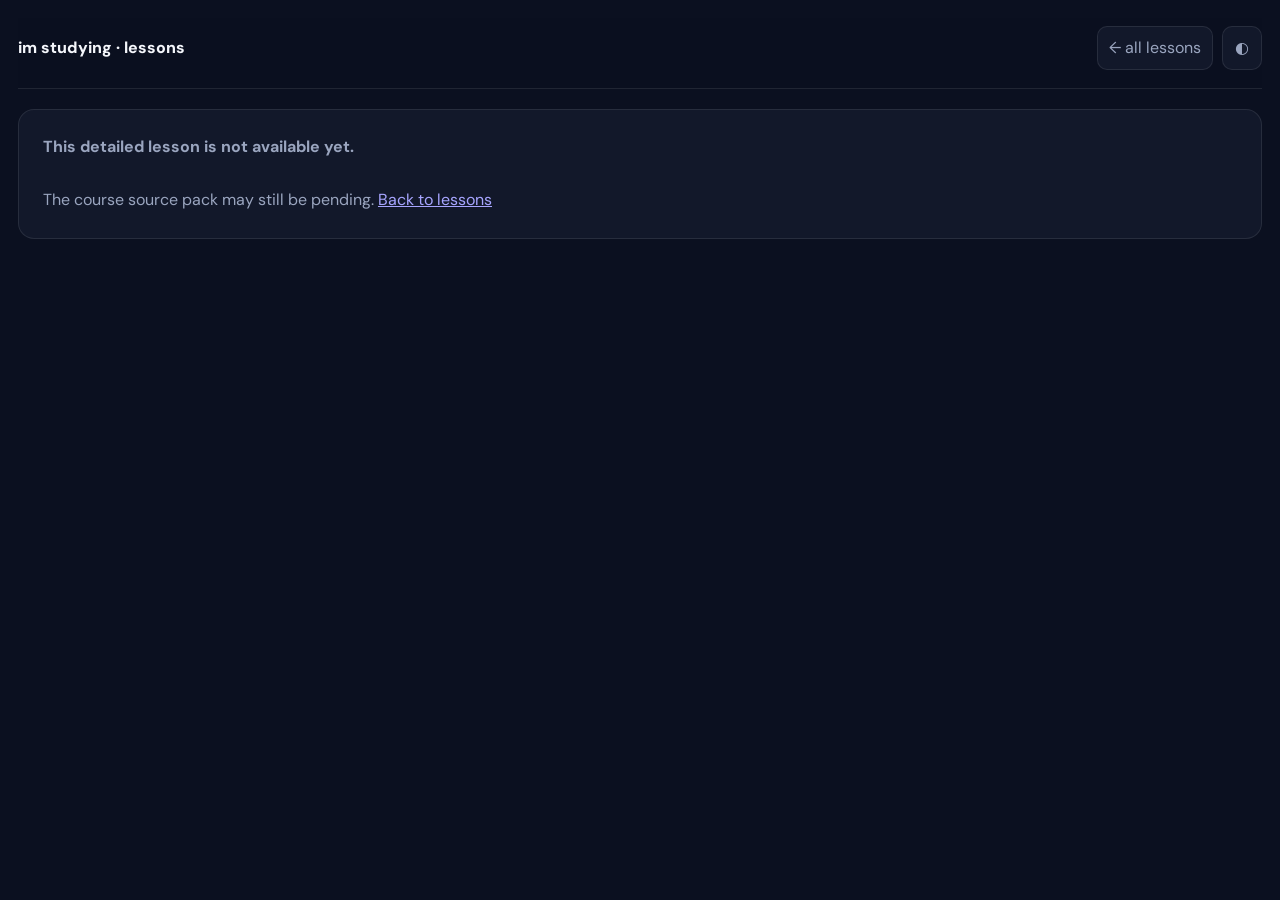
<file: lesson-reader.html>
<!doctype html>
<html lang="en">
<head>
<meta charset="utf-8">
<meta name="viewport" content="width=device-width,initial-scale=1">
<meta name="theme-color" content="#0b1020">
<title>Lesson · im studying</title>
<link rel="preconnect" href="https://fonts.googleapis.com">
<link rel="preconnect" href="https://fonts.gstatic.com" crossorigin>
<link href="https://fonts.googleapis.com/css2?family=DM+Sans:wght@400;500;600;700;800&family=Fraunces:opsz,wght@9..144,600&display=swap" rel="stylesheet">
<link rel="stylesheet" href="deep-reader.css?v=1">
</head>
<body>
<div class="reader-shell">
  <header class="reader-top">
    <a class="reader-brand" href="lessons.html?v=5">im studying · lessons</a>
    <div class="reader-top-actions">
      <a href="lessons.html?v=5">← all lessons</a>
      <button id="themeBtn" type="button" aria-label="toggle theme">◐</button>
    </div>
  </header>
  <div id="lessonApp" class="loading">loading lesson…</div>
</div>
<script src="deep-lessons-acct.js?v=1"></script>
<script src="deep-lessons-acct10.js?v=1"></script>
<script src="deep-lessons-ecom.js?v=1"></script>
<script src="deep-lessons-taxa.js?v=1"></script>
<script src="deep-lessons-econ.js?v=1"></script>
<script src="deep-reader.js?v=3"></script>
</body>
</html>
</file>
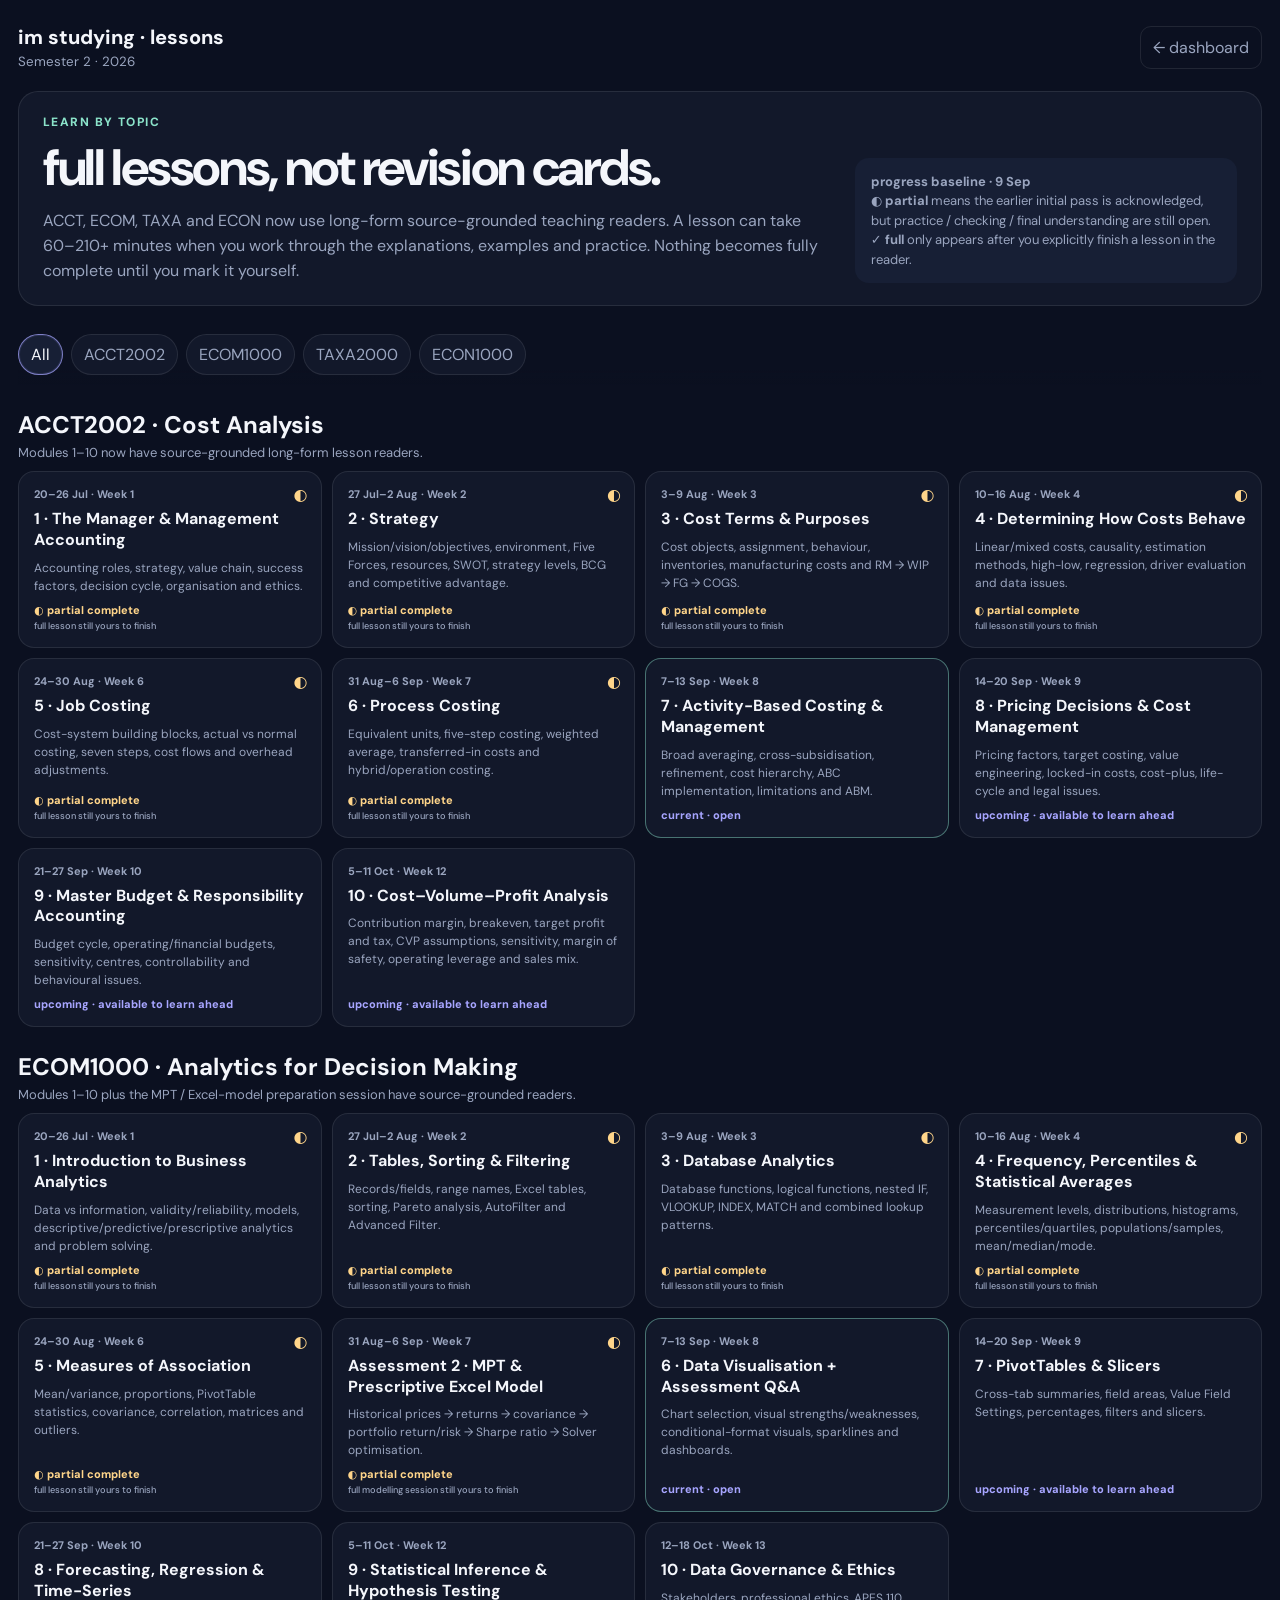
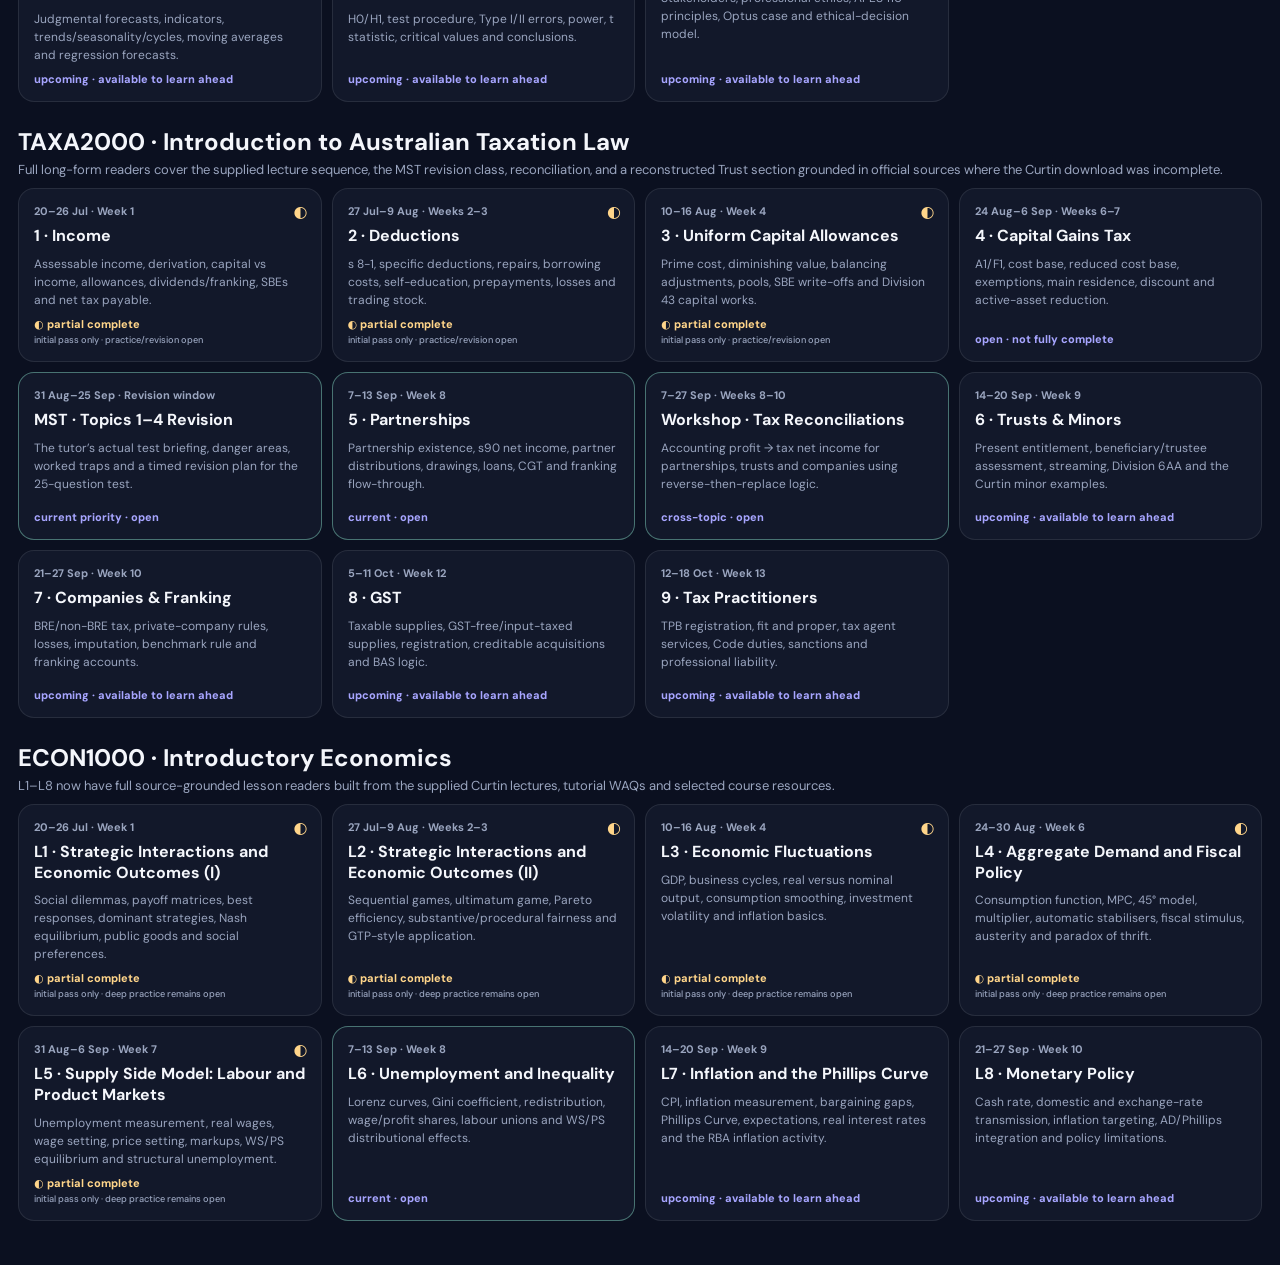
<file: lessons.html>
<!doctype html>
<html lang="en">
<head>
<meta charset="utf-8"><meta name="viewport" content="width=device-width,initial-scale=1">
<title>Lessons · im studying</title>
<link rel="preconnect" href="https://fonts.googleapis.com"><link rel="preconnect" href="https://fonts.gstatic.com" crossorigin>
<link href="https://fonts.googleapis.com/css2?family=DM+Sans:wght@400;500;600;700;800&display=swap" rel="stylesheet">
<link rel="stylesheet" href="lessons-catalog.css?v=2">
</head>
<body><main class="shell">
<header class="top"><div><div class="brand">im studying · lessons</div><small style="color:#9aa5bf">Semester 2 · 2026</small></div><a class="back" href="index.html?v=9">← dashboard</a></header>

<section class="hero">
  <div><div style="color:#8be3ca;font-size:12px;font-weight:800;text-transform:uppercase;letter-spacing:.12em">learn by topic</div><h1>full lessons, not revision cards.</h1><p>ACCT, ECOM, TAXA and ECON now use long-form source-grounded teaching readers. A lesson can take 60–210+ minutes when you work through the explanations, examples and practice. Nothing becomes fully complete until you mark it yourself.</p></div>
  <div class="hero-note"><b>progress baseline · 9 Sep</b><br><b>◐ partial</b> means the earlier initial pass is acknowledged, but practice / checking / final understanding are still open. <b>✓ full</b> only appears after you explicitly finish a lesson in the reader.</div>
</section>

<nav class="tabs"><a href="#acct">ACCT2002</a><a href="#ecom">ECOM1000</a><a href="#taxa">TAXA2000</a><a href="#econ">ECON1000</a></nav>

<section class="unit" id="acct"><div class="unit-head"><div><h2>ACCT2002 · Cost Analysis</h2><p>Modules 1–10 now have source-grounded long-form lesson readers.</p></div></div>
<div class="catalog">
<a class="lesson-card partial" data-lesson-id="acct1" href="lesson-reader.html?v=5&id=acct1"><div class="date">20–26 Jul · Week 1</div><h3>1 · The Manager & Management Accounting</h3><p>Accounting roles, strategy, value chain, success factors, decision cycle, organisation and ethics.</p><div class="status">◐ partial complete<small>full lesson still yours to finish</small></div></a>
<a class="lesson-card partial" data-lesson-id="acct2" href="lesson-reader.html?v=5&id=acct2"><div class="date">27 Jul–2 Aug · Week 2</div><h3>2 · Strategy</h3><p>Mission/vision/objectives, environment, Five Forces, resources, SWOT, strategy levels, BCG and competitive advantage.</p><div class="status">◐ partial complete<small>full lesson still yours to finish</small></div></a>
<a class="lesson-card partial" data-lesson-id="acct3" href="lesson-reader.html?v=5&id=acct3"><div class="date">3–9 Aug · Week 3</div><h3>3 · Cost Terms & Purposes</h3><p>Cost objects, assignment, behaviour, inventories, manufacturing costs and RM → WIP → FG → COGS.</p><div class="status">◐ partial complete<small>full lesson still yours to finish</small></div></a>
<a class="lesson-card partial" data-lesson-id="acct4" href="lesson-reader.html?v=5&id=acct4"><div class="date">10–16 Aug · Week 4</div><h3>4 · Determining How Costs Behave</h3><p>Linear/mixed costs, causality, estimation methods, high-low, regression, driver evaluation and data issues.</p><div class="status">◐ partial complete<small>full lesson still yours to finish</small></div></a>
<a class="lesson-card partial" data-lesson-id="acct5" href="lesson-reader.html?v=5&id=acct5"><div class="date">24–30 Aug · Week 6</div><h3>5 · Job Costing</h3><p>Cost-system building blocks, actual vs normal costing, seven steps, cost flows and overhead adjustments.</p><div class="status">◐ partial complete<small>full lesson still yours to finish</small></div></a>
<a class="lesson-card partial" data-lesson-id="acct6" href="lesson-reader.html?v=5&id=acct6"><div class="date">31 Aug–6 Sep · Week 7</div><h3>6 · Process Costing</h3><p>Equivalent units, five-step costing, weighted average, transferred-in costs and hybrid/operation costing.</p><div class="status">◐ partial complete<small>full lesson still yours to finish</small></div></a>
<a class="lesson-card current" data-lesson-id="acct7" href="lesson-reader.html?v=5&id=acct7"><div class="date">7–13 Sep · Week 8</div><h3>7 · Activity-Based Costing & Management</h3><p>Broad averaging, cross-subsidisation, refinement, cost hierarchy, ABC implementation, limitations and ABM.</p><div class="status">current · open</div></a>
<a class="lesson-card" data-lesson-id="acct8" href="lesson-reader.html?v=5&id=acct8"><div class="date">14–20 Sep · Week 9</div><h3>8 · Pricing Decisions & Cost Management</h3><p>Pricing factors, target costing, value engineering, locked-in costs, cost-plus, life-cycle and legal issues.</p><div class="status">upcoming · available to learn ahead</div></a>
<a class="lesson-card" data-lesson-id="acct9" href="lesson-reader.html?v=5&id=acct9"><div class="date">21–27 Sep · Week 10</div><h3>9 · Master Budget & Responsibility Accounting</h3><p>Budget cycle, operating/financial budgets, sensitivity, centres, controllability and behavioural issues.</p><div class="status">upcoming · available to learn ahead</div></a>
<a class="lesson-card" data-lesson-id="acct10" href="lesson-reader.html?v=5&id=acct10"><div class="date">5–11 Oct · Week 12</div><h3>10 · Cost–Volume–Profit Analysis</h3><p>Contribution margin, breakeven, target profit and tax, CVP assumptions, sensitivity, margin of safety, operating leverage and sales mix.</p><div class="status">upcoming · available to learn ahead</div></a>
</div></section>

<section class="unit" id="ecom"><div class="unit-head"><div><h2>ECOM1000 · Analytics for Decision Making</h2><p>Modules 1–10 plus the MPT / Excel-model preparation session have source-grounded readers.</p></div></div>
<div class="catalog">
<a class="lesson-card partial" data-lesson-id="ecom1" href="lesson-reader.html?v=5&id=ecom1"><div class="date">20–26 Jul · Week 1</div><h3>1 · Introduction to Business Analytics</h3><p>Data vs information, validity/reliability, models, descriptive/predictive/prescriptive analytics and problem solving.</p><div class="status">◐ partial complete<small>full lesson still yours to finish</small></div></a>
<a class="lesson-card partial" data-lesson-id="ecom2" href="lesson-reader.html?v=5&id=ecom2"><div class="date">27 Jul–2 Aug · Week 2</div><h3>2 · Tables, Sorting & Filtering</h3><p>Records/fields, range names, Excel tables, sorting, Pareto analysis, AutoFilter and Advanced Filter.</p><div class="status">◐ partial complete<small>full lesson still yours to finish</small></div></a>
<a class="lesson-card partial" data-lesson-id="ecom3" href="lesson-reader.html?v=5&id=ecom3"><div class="date">3–9 Aug · Week 3</div><h3>3 · Database Analytics</h3><p>Database functions, logical functions, nested IF, VLOOKUP, INDEX, MATCH and combined lookup patterns.</p><div class="status">◐ partial complete<small>full lesson still yours to finish</small></div></a>
<a class="lesson-card partial" data-lesson-id="ecom4" href="lesson-reader.html?v=5&id=ecom4"><div class="date">10–16 Aug · Week 4</div><h3>4 · Frequency, Percentiles & Statistical Averages</h3><p>Measurement levels, distributions, histograms, percentiles/quartiles, populations/samples, mean/median/mode.</p><div class="status">◐ partial complete<small>full lesson still yours to finish</small></div></a>
<a class="lesson-card partial" data-lesson-id="ecom5" href="lesson-reader.html?v=5&id=ecom5"><div class="date">24–30 Aug · Week 6</div><h3>5 · Measures of Association</h3><p>Mean/variance, proportions, PivotTable statistics, covariance, correlation, matrices and outliers.</p><div class="status">◐ partial complete<small>full lesson still yours to finish</small></div></a>
<a class="lesson-card partial" data-lesson-id="ecomPrep" href="lesson-reader.html?v=5&id=ecomPrep"><div class="date">31 Aug–6 Sep · Week 7</div><h3>Assessment 2 · MPT & Prescriptive Excel Model</h3><p>Historical prices → returns → covariance → portfolio return/risk → Sharpe ratio → Solver optimisation.</p><div class="status">◐ partial complete<small>full modelling session still yours to finish</small></div></a>
<a class="lesson-card current" data-lesson-id="ecom6" href="lesson-reader.html?v=5&id=ecom6"><div class="date">7–13 Sep · Week 8</div><h3>6 · Data Visualisation + Assessment Q&A</h3><p>Chart selection, visual strengths/weaknesses, conditional-format visuals, sparklines and dashboards.</p><div class="status">current · open</div></a>
<a class="lesson-card" data-lesson-id="ecom7" href="lesson-reader.html?v=5&id=ecom7"><div class="date">14–20 Sep · Week 9</div><h3>7 · PivotTables & Slicers</h3><p>Cross-tab summaries, field areas, Value Field Settings, percentages, filters and slicers.</p><div class="status">upcoming · available to learn ahead</div></a>
<a class="lesson-card" data-lesson-id="ecom8" href="lesson-reader.html?v=5&id=ecom8"><div class="date">21–27 Sep · Week 10</div><h3>8 · Forecasting, Regression & Time-Series</h3><p>Judgmental forecasts, indicators, trends/seasonality/cycles, moving averages and regression forecasts.</p><div class="status">upcoming · available to learn ahead</div></a>
<a class="lesson-card" data-lesson-id="ecom9" href="lesson-reader.html?v=5&id=ecom9"><div class="date">5–11 Oct · Week 12</div><h3>9 · Statistical Inference & Hypothesis Testing</h3><p>H0/H1, test procedure, Type I/II errors, power, t statistic, critical values and conclusions.</p><div class="status">upcoming · available to learn ahead</div></a>
<a class="lesson-card" data-lesson-id="ecom10" href="lesson-reader.html?v=5&id=ecom10"><div class="date">12–18 Oct · Week 13</div><h3>10 · Data Governance & Ethics</h3><p>Stakeholders, professional ethics, APES 110 principles, Optus case and ethical-decision model.</p><div class="status">upcoming · available to learn ahead</div></a>
</div></section>

<section class="unit" id="taxa"><div class="unit-head"><div><h2>TAXA2000 · Introduction to Australian Taxation Law</h2><p>Full long-form readers cover the supplied lecture sequence, the MST revision class, reconciliation, and a reconstructed Trust section grounded in official sources where the Curtin download was incomplete.</p></div></div>
<div class="catalog">
<a class="lesson-card partial" data-lesson-id="taxa1" href="lesson-reader.html?v=5&id=taxa1"><div class="date">20–26 Jul · Week 1</div><h3>1 · Income</h3><p>Assessable income, derivation, capital vs income, allowances, dividends/franking, SBEs and net tax payable.</p><div class="status">◐ partial complete<small>initial pass only · practice/revision open</small></div></a>
<a class="lesson-card partial" data-lesson-id="taxa2" href="lesson-reader.html?v=5&id=taxa2"><div class="date">27 Jul–9 Aug · Weeks 2–3</div><h3>2 · Deductions</h3><p>s 8-1, specific deductions, repairs, borrowing costs, self-education, prepayments, losses and trading stock.</p><div class="status">◐ partial complete<small>initial pass only · practice/revision open</small></div></a>
<a class="lesson-card partial" data-lesson-id="taxa3" href="lesson-reader.html?v=5&id=taxa3"><div class="date">10–16 Aug · Week 4</div><h3>3 · Uniform Capital Allowances</h3><p>Prime cost, diminishing value, balancing adjustments, pools, SBE write-offs and Division 43 capital works.</p><div class="status">◐ partial complete<small>initial pass only · practice/revision open</small></div></a>
<a class="lesson-card" data-lesson-id="taxa4" href="lesson-reader.html?v=5&id=taxa4"><div class="date">24 Aug–6 Sep · Weeks 6–7</div><h3>4 · Capital Gains Tax</h3><p>A1/F1, cost base, reduced cost base, exemptions, main residence, discount and active-asset reduction.</p><div class="status">open · not fully complete</div></a>
<a class="lesson-card current" data-lesson-id="taxaMST" href="lesson-reader.html?v=5&id=taxaMST"><div class="date">31 Aug–25 Sep · Revision window</div><h3>MST · Topics 1–4 Revision</h3><p>The tutor’s actual test briefing, danger areas, worked traps and a timed revision plan for the 25-question test.</p><div class="status">current priority · open</div></a>
<a class="lesson-card current" data-lesson-id="taxa5" href="lesson-reader.html?v=5&id=taxa5"><div class="date">7–13 Sep · Week 8</div><h3>5 · Partnerships</h3><p>Partnership existence, s90 net income, partner distributions, drawings, loans, CGT and franking flow-through.</p><div class="status">current · open</div></a>
<a class="lesson-card current" data-lesson-id="taxaRecon" href="lesson-reader.html?v=5&id=taxaRecon"><div class="date">7–27 Sep · Weeks 8–10</div><h3>Workshop · Tax Reconciliations</h3><p>Accounting profit → tax net income for partnerships, trusts and companies using reverse-then-replace logic.</p><div class="status">cross-topic · open</div></a>
<a class="lesson-card" data-lesson-id="taxa6" href="lesson-reader.html?v=5&id=taxa6"><div class="date">14–20 Sep · Week 9</div><h3>6 · Trusts & Minors</h3><p>Present entitlement, beneficiary/trustee assessment, streaming, Division 6AA and the Curtin minor examples.</p><div class="status">upcoming · available to learn ahead</div></a>
<a class="lesson-card" data-lesson-id="taxa7" href="lesson-reader.html?v=5&id=taxa7"><div class="date">21–27 Sep · Week 10</div><h3>7 · Companies & Franking</h3><p>BRE/non-BRE tax, private-company rules, losses, imputation, benchmark rule and franking accounts.</p><div class="status">upcoming · available to learn ahead</div></a>
<a class="lesson-card" data-lesson-id="taxa8" href="lesson-reader.html?v=5&id=taxa8"><div class="date">5–11 Oct · Week 12</div><h3>8 · GST</h3><p>Taxable supplies, GST-free/input-taxed supplies, registration, creditable acquisitions and BAS logic.</p><div class="status">upcoming · available to learn ahead</div></a>
<a class="lesson-card" data-lesson-id="taxa9" href="lesson-reader.html?v=5&id=taxa9"><div class="date">12–18 Oct · Week 13</div><h3>9 · Tax Practitioners</h3><p>TPB registration, fit and proper, tax agent services, Code duties, sanctions and professional liability.</p><div class="status">upcoming · available to learn ahead</div></a>
</div></section>

<section class="unit" id="econ"><div class="unit-head"><div><h2>ECON1000 · Introductory Economics</h2><p>L1–L8 now have full source-grounded lesson readers built from the supplied Curtin lectures, tutorial WAQs and selected course resources.</p></div></div>
<div class="catalog">
<a class="lesson-card partial" data-lesson-id="econ1" href="lesson-reader.html?v=5&id=econ1"><div class="date">20–26 Jul · Week 1</div><h3>L1 · Strategic Interactions and Economic Outcomes (I)</h3><p>Social dilemmas, payoff matrices, best responses, dominant strategies, Nash equilibrium, public goods and social preferences.</p><div class="status">◐ partial complete<small>initial pass only · deep practice remains open</small></div></a>
<a class="lesson-card partial" data-lesson-id="econ2" href="lesson-reader.html?v=5&id=econ2"><div class="date">27 Jul–9 Aug · Weeks 2–3</div><h3>L2 · Strategic Interactions and Economic Outcomes (II)</h3><p>Sequential games, ultimatum game, Pareto efficiency, substantive/procedural fairness and GTP-style application.</p><div class="status">◐ partial complete<small>initial pass only · deep practice remains open</small></div></a>
<a class="lesson-card partial" data-lesson-id="econ3" href="lesson-reader.html?v=5&id=econ3"><div class="date">10–16 Aug · Week 4</div><h3>L3 · Economic Fluctuations</h3><p>GDP, business cycles, real versus nominal output, consumption smoothing, investment volatility and inflation basics.</p><div class="status">◐ partial complete<small>initial pass only · deep practice remains open</small></div></a>
<a class="lesson-card partial" data-lesson-id="econ4" href="lesson-reader.html?v=5&id=econ4"><div class="date">24–30 Aug · Week 6</div><h3>L4 · Aggregate Demand and Fiscal Policy</h3><p>Consumption function, MPC, 45° model, multiplier, automatic stabilisers, fiscal stimulus, austerity and paradox of thrift.</p><div class="status">◐ partial complete<small>initial pass only · deep practice remains open</small></div></a>
<a class="lesson-card partial" data-lesson-id="econ5" href="lesson-reader.html?v=5&id=econ5"><div class="date">31 Aug–6 Sep · Week 7</div><h3>L5 · Supply Side Model: Labour and Product Markets</h3><p>Unemployment measurement, real wages, wage setting, price setting, markups, WS/PS equilibrium and structural unemployment.</p><div class="status">◐ partial complete<small>initial pass only · deep practice remains open</small></div></a>
<a class="lesson-card current" data-lesson-id="econ6" href="lesson-reader.html?v=5&id=econ6"><div class="date">7–13 Sep · Week 8</div><h3>L6 · Unemployment and Inequality</h3><p>Lorenz curves, Gini coefficient, redistribution, wage/profit shares, labour unions and WS/PS distributional effects.</p><div class="status">current · open</div></a>
<a class="lesson-card" data-lesson-id="econ7" href="lesson-reader.html?v=5&id=econ7"><div class="date">14–20 Sep · Week 9</div><h3>L7 · Inflation and the Phillips Curve</h3><p>CPI, inflation measurement, bargaining gaps, Phillips Curve, expectations, real interest rates and the RBA inflation activity.</p><div class="status">upcoming · available to learn ahead</div></a>
<a class="lesson-card" data-lesson-id="econ8" href="lesson-reader.html?v=5&id=econ8"><div class="date">21–27 Sep · Week 10</div><h3>L8 · Monetary Policy</h3><p>Cash rate, domestic and exchange-rate transmission, inflation targeting, AD/Phillips integration and policy limitations.</p><div class="status">upcoming · available to learn ahead</div></a>
</div></section>
<script src="lessons-state.js?v=2"></script>
</main></body></html>
</file>
<file: styles.css>
:root {
  --bg: #0b1020;
  --panel: #12182a;
  --panel-2: #171f35;
  --text: #f4f6fb;
  --muted: #9aa5bf;
  --line: rgba(255,255,255,.09);
  --accent: #a7a5ff;
  --accent-2: #8be3ca;
  --warn: #ffd58a;
  --danger: #ff9f9f;
  --shadow: 0 18px 50px rgba(0,0,0,.24);
  --radius: 22px;
}

body.light {
  --bg: #f5f4f0;
  --panel: #ffffff;
  --panel-2: #f1f2f6;
  --text: #171b28;
  --muted: #667087;
  --line: rgba(22,27,40,.1);
  --shadow: 0 18px 50px rgba(42,47,65,.1);
}

* { box-sizing: border-box; }
html { scroll-behavior: smooth; }
body {
  margin: 0;
  min-height: 100vh;
  background: var(--bg);
  color: var(--text);
  font-family: "DM Sans", system-ui, sans-serif;
  transition: background .2s ease, color .2s ease;
}
button, input { font: inherit; }
button { color: inherit; }

.app-shell {
  min-height: 100vh;
  display: grid;
  grid-template-columns: 250px minmax(0, 1fr);
}
.sidebar {
  position: sticky;
  top: 0;
  height: 100vh;
  padding: 28px 22px;
  border-right: 1px solid var(--line);
  background: color-mix(in srgb, var(--bg) 88%, transparent);
  backdrop-filter: blur(16px);
  display: flex;
  flex-direction: column;
  gap: 30px;
}
.brand { display: flex; align-items: center; gap: 12px; }
.brand-mark {
  width: 42px; height: 42px; border-radius: 14px;
  display: grid; place-items: center;
  background: linear-gradient(135deg, var(--accent), var(--accent-2));
  color: #101526; font-weight: 800; font-size: 22px;
}
.brand-name { font-weight: 700; letter-spacing: -.02em; }
.brand-sub { margin-top: 2px; color: var(--muted); font-size: 12px; }
.nav { display: grid; gap: 8px; }
.nav-item {
  width: 100%; border: 0; background: transparent; color: var(--muted);
  display: flex; gap: 11px; align-items: center; text-align: left;
  padding: 12px 14px; border-radius: 13px; cursor: pointer;
}
.nav-item:hover, .nav-item.active { background: var(--panel); color: var(--text); }
.nav-item span { width: 18px; text-align: center; }
.sidebar-note {
  margin-top: auto; padding: 15px; border: 1px solid var(--line); border-radius: 16px;
  background: var(--panel); font-size: 13px; color: var(--muted); line-height: 1.55;
}
.sidebar-note strong { color: var(--text); }
.sidebar-note p { margin: 6px 0 0; }

.main { width: min(1400px, 100%); padding: 34px clamp(22px, 4vw, 58px) 28px; }
.topbar { display: flex; justify-content: space-between; align-items: flex-start; gap: 20px; margin-bottom: 28px; }
.eyebrow { margin: 0 0 7px; color: var(--accent-2); text-transform: lowercase; font-weight: 700; font-size: 13px; }
h1, h2, h3, p { overflow-wrap: anywhere; }
h1 { margin: 0; max-width: 780px; font-family: "Fraunces", serif; font-size: clamp(30px, 4vw, 54px); line-height: 1.03; letter-spacing: -.04em; }
h2 { margin: 0; font-size: 25px; letter-spacing: -.03em; }
h3 { margin: 0; letter-spacing: -.025em; }
.top-actions { display: flex; gap: 10px; }
.icon-button, .ghost-button, .filter-button, .small-button {
  border: 1px solid var(--line); background: var(--panel); border-radius: 12px; cursor: pointer;
}
.icon-button { width: 42px; height: 42px; }
.ghost-button { padding: 0 14px; height: 42px; color: var(--muted); }
.icon-button:hover, .ghost-button:hover, .filter-button:hover, .small-button:hover { border-color: color-mix(in srgb, var(--accent) 55%, var(--line)); color: var(--text); }

.view { display: none; animation: rise .22s ease; }
.view.active { display: block; }
@keyframes rise { from { opacity: 0; transform: translateY(5px); } to { opacity: 1; transform: none; } }

.hero-grid { display: grid; grid-template-columns: 1.35fr .65fr; gap: 18px; margin-bottom: 18px; }
.hero-card, .panel, .unit-card, .assessment-card, .topic-card {
  background: var(--panel); border: 1px solid var(--line); box-shadow: var(--shadow);
}
.hero-card { border-radius: var(--radius); padding: clamp(22px, 3vw, 34px); min-height: 280px; position: relative; overflow: hidden; }
.hero-card::after {
  content: ""; position: absolute; width: 290px; height: 290px; right: -85px; top: -100px;
  background: radial-gradient(circle, color-mix(in srgb, var(--accent) 28%, transparent), transparent 70%);
  pointer-events: none;
}
.hero-kicker { color: var(--muted); font-size: 13px; font-weight: 700; text-transform: uppercase; letter-spacing: .12em; }
.hero-week { margin: 12px 0 8px; font-family: "Fraunces", serif; font-size: clamp(36px, 5vw, 68px); letter-spacing: -.05em; }
.hero-dates { font-size: 18px; color: var(--muted); }
.hero-status { margin-top: 28px; display: inline-flex; padding: 8px 12px; border-radius: 999px; background: color-mix(in srgb, var(--accent-2) 14%, transparent); color: var(--accent-2); font-size: 13px; font-weight: 700; }

.panel { border-radius: var(--radius); padding: 22px; }
.panel-title { display: flex; justify-content: space-between; gap: 15px; align-items: center; margin-bottom: 16px; }
.panel-title p { margin: 3px 0 0; color: var(--muted); font-size: 13px; }
.stat-list { display: grid; gap: 11px; }
.stat-row { display: flex; justify-content: space-between; gap: 12px; padding: 11px 0; border-bottom: 1px solid var(--line); }
.stat-row:last-child { border: 0; }
.stat-label { color: var(--muted); }
.stat-value { font-weight: 700; }

.section { margin-top: 24px; }
.section-head { display: flex; justify-content: space-between; align-items: end; gap: 18px; margin-bottom: 14px; }
.section-head p { margin: 5px 0 0; color: var(--muted); font-size: 14px; }
.unit-grid { display: grid; grid-template-columns: repeat(2, minmax(0, 1fr)); gap: 16px; }
.unit-card { border-radius: 18px; padding: 20px; position: relative; overflow: hidden; }
.unit-card::before { content: ""; position: absolute; inset: 0 auto 0 0; width: 4px; background: var(--unit-accent); }
.unit-code { color: var(--muted); font-size: 12px; font-weight: 800; letter-spacing: .09em; }
.unit-name { font-size: 20px; margin-top: 5px; }
.current-topic { margin-top: 18px; color: var(--muted); font-size: 13px; }
.current-topic strong { color: var(--text); display: block; margin-top: 4px; font-size: 15px; }
.progress-wrap { margin-top: 18px; }
.progress-meta { display: flex; justify-content: space-between; color: var(--muted); font-size: 12px; margin-bottom: 7px; }
.progress-bar { height: 8px; border-radius: 999px; background: var(--panel-2); overflow: hidden; }
.progress-fill { height: 100%; border-radius: inherit; background: var(--unit-accent); transition: width .25s ease; }
.badges { display: flex; gap: 7px; flex-wrap: wrap; margin-top: 14px; }
.badge { padding: 6px 9px; border-radius: 999px; background: var(--panel-2); color: var(--muted); font-size: 11px; font-weight: 700; }
.badge.current { color: var(--accent-2); }
.badge.important { color: var(--warn); }

.timeline { display: grid; gap: 10px; }
.deadline-row { display: grid; grid-template-columns: 86px 1fr auto; gap: 14px; align-items: center; padding: 14px 0; border-bottom: 1px solid var(--line); }
.deadline-row:last-child { border: 0; }
.deadline-date { font-weight: 800; }
.deadline-date small { display: block; color: var(--muted); font-weight: 500; margin-top: 2px; }
.deadline-title { font-weight: 700; }
.deadline-meta { color: var(--muted); font-size: 12px; margin-top: 3px; }
.deadline-pill { padding: 6px 9px; border-radius: 999px; font-size: 11px; background: var(--panel-2); color: var(--muted); white-space: nowrap; }
.deadline-pill.soon { color: var(--warn); }
.deadline-pill.past { color: var(--danger); }

.filters { display: flex; flex-wrap: wrap; gap: 8px; margin-bottom: 16px; }
.filter-button { padding: 8px 12px; color: var(--muted); }
.filter-button.active { background: color-mix(in srgb, var(--accent) 15%, var(--panel)); color: var(--text); border-color: color-mix(in srgb, var(--accent) 45%, var(--line)); }

.topic-stack { display: grid; gap: 14px; }
.topic-card { border-radius: 18px; padding: 20px; }
.topic-card.current { border-color: color-mix(in srgb, var(--accent-2) 55%, var(--line)); }
.topic-top { display: flex; justify-content: space-between; align-items: flex-start; gap: 14px; }
.topic-date { color: var(--muted); font-size: 12px; font-weight: 700; }
.topic-title { margin-top: 5px; font-size: 20px; }
.topic-summary { color: var(--muted); line-height: 1.65; margin: 13px 0 0; max-width: 880px; }
.topic-details { margin-top: 16px; display: grid; grid-template-columns: 1.1fr .9fr; gap: 13px; }
.explain-box, .terms-box { background: var(--panel-2); border-radius: 14px; padding: 15px; }
.box-label { font-size: 11px; text-transform: uppercase; letter-spacing: .11em; color: var(--accent-2); font-weight: 800; margin-bottom: 8px; }
.explain-box p, .terms-box p { margin: 0; color: var(--muted); line-height: 1.6; font-size: 14px; }
.term-list { display: grid; gap: 6px; }
.term { display: grid; grid-template-columns: 120px 1fr; gap: 8px; font-size: 13px; }
.term b { color: var(--text); }
.term span { color: var(--muted); }
.study-flow { display: flex; flex-wrap: wrap; gap: 8px; margin-top: 16px; }
.check-chip { display: inline-flex; gap: 8px; align-items: center; padding: 8px 10px; background: var(--panel-2); border-radius: 10px; color: var(--muted); font-size: 12px; cursor: pointer; user-select: none; }
.check-chip input { accent-color: var(--accent-2); }
.check-chip:has(input:checked) { color: var(--text); text-decoration: line-through; opacity: .8; }
.source-line { margin-top: 14px; display: flex; justify-content: space-between; gap: 12px; align-items: center; color: var(--muted); font-size: 12px; }
.source-state { color: var(--accent-2); font-weight: 700; }
.source-state.pending { color: var(--warn); }

.assessment-grid { display: grid; gap: 12px; }
.assessment-card { border-radius: 16px; padding: 17px; display: grid; grid-template-columns: 28px 1fr auto; gap: 13px; align-items: start; }
.assessment-card input { margin-top: 4px; width: 18px; height: 18px; accent-color: var(--accent-2); }
.assessment-card.done { opacity: .6; }
.assessment-card.done .assessment-name { text-decoration: line-through; }
.assessment-name { font-weight: 800; }
.assessment-detail { color: var(--muted); font-size: 13px; margin-top: 4px; }
.assessment-due { text-align: right; font-size: 13px; }
.assessment-due strong { display: block; }
.assessment-due span { color: var(--muted); }

.source-grid { display: grid; grid-template-columns: repeat(2,minmax(0,1fr)); gap: 14px; }
.source-card { background: var(--panel); border: 1px solid var(--line); border-radius: 17px; padding: 18px; }
.source-card p { color: var(--muted); line-height: 1.6; font-size: 13px; }
.source-list { margin: 12px 0 0; padding-left: 18px; color: var(--muted); font-size: 13px; line-height: 1.8; }
.notice { margin-top: 16px; padding: 14px 16px; border-radius: 14px; background: color-mix(in srgb, var(--warn) 10%, var(--panel)); color: var(--muted); border: 1px solid color-mix(in srgb, var(--warn) 20%, var(--line)); font-size: 13px; line-height: 1.6; }

.empty { padding: 30px; text-align: center; color: var(--muted); border: 1px dashed var(--line); border-radius: 16px; }
footer { margin-top: 34px; padding-top: 18px; border-top: 1px solid var(--line); color: var(--muted); font-size: 11px; line-height: 1.6; }

@media (max-width: 920px) {
  .app-shell { grid-template-columns: 1fr; }
  .sidebar { position: sticky; z-index: 20; height: auto; padding: 12px 16px; border-right: 0; border-bottom: 1px solid var(--line); flex-direction: row; align-items: center; gap: 15px; }
  .brand-sub, .sidebar-note { display: none; }
  .brand-mark { width: 34px; height: 34px; border-radius: 11px; }
  .nav { display: flex; overflow-x: auto; margin-left: auto; }
  .nav-item { width: auto; white-space: nowrap; padding: 9px 10px; }
  .nav-item span { display: none; }
  .main { padding-top: 24px; }
  .hero-grid, .unit-grid, .source-grid, .topic-details { grid-template-columns: 1fr; }
}

@media (max-width: 620px) {
  .brand-name { font-size: 14px; }
  .nav-item { font-size: 12px; }
  .topbar { display: grid; }
  .top-actions { order: -1; justify-self: end; }
  .hero-card { min-height: 240px; }
  .deadline-row { grid-template-columns: 72px 1fr; }
  .deadline-pill { grid-column: 2; justify-self: start; }
  .topic-top, .source-line { display: grid; }
  .term { grid-template-columns: 1fr; }
  .assessment-card { grid-template-columns: 26px 1fr; }
  .assessment-due { grid-column: 2; text-align: left; }
}
</file>
<file: desktop-compact.css>
/* Desktop compaction: use the width before adding height. Mobile keeps the existing stacked layout. */
@media (min-width: 1100px) {
  .main { width: min(1680px, 100%); padding: 26px 34px 24px; }
  .topbar { margin-bottom: 18px; align-items: center; }
  h1 { font-size: clamp(30px, 3vw, 46px); max-width: 980px; }

  .hero-grid { grid-template-columns: minmax(0, 1.7fr) minmax(300px, .8fr); gap: 14px; margin-bottom: 14px; }
  .hero-card { min-height: 168px; padding: 22px 26px; }
  .hero-week { margin: 5px 0 4px; font-size: clamp(38px, 4vw, 58px); }
  .hero-dates { font-size: 16px; }
  .hero-status { margin-top: 13px; padding: 6px 10px; }
  .panel { padding: 18px; }
  .stat-list { grid-template-columns: repeat(2, minmax(0, 1fr)); gap: 0 18px; }
  .stat-row { padding: 8px 0; }

  .section { margin-top: 16px; }
  .section-head { margin-bottom: 10px; }
  .unit-grid { grid-template-columns: repeat(4, minmax(0, 1fr)); gap: 12px; }
  .unit-card { padding: 16px; min-height: 205px; }
  .unit-name { font-size: 17px; }
  .current-topic { margin-top: 12px; }
  .progress-wrap { margin-top: 12px; }
  .badges { margin-top: 10px; }

  .timeline { grid-template-columns: repeat(2, minmax(0, 1fr)); gap: 8px 20px; }
  .deadline-row { grid-template-columns: 74px 1fr auto; padding: 10px 0; gap: 10px; }
  .deadline-title { font-size: 13px; }
  .deadline-meta { font-size: 11px; }

  .assessment-grid { grid-template-columns: repeat(2, minmax(0, 1fr)); gap: 10px; }
  .assessment-card { padding: 14px; }
  footer { margin-top: 22px; }
}

/* Keep the old internal views inaccessible from the simplified nav. */
#view-units[hidden], #view-resources[hidden] { display: none !important; }
</file>
<file: learn-static.css>
*{box-sizing:border-box}body{margin:0;background:#08101f;color:#f7f9ff;font-family:DM Sans,system-ui,sans-serif;line-height:1.6}a{color:inherit}.shell{max-width:1180px;margin:0 auto;padding:28px 22px 80px}.top{display:flex;gap:16px;justify-content:space-between;align-items:center;position:sticky;top:0;background:rgba(8,16,31,.96);backdrop-filter:blur(10px);padding:14px 0;z-index:5;border-bottom:1px solid #1f2b45}.brand{font-weight:800;font-size:20px}.back,.top-cta,.lesson-card,.backlink{display:inline-flex;text-decoration:none}.back,.top-cta,.backlink{padding:10px 14px;border:1px solid #33415f;border-radius:12px;background:#101a2e}.top-cta{background:#5c6cff;border-color:#5c6cff;font-weight:700}.hero{padding:54px 0 30px}.eyebrow{color:#9fb0d1;text-transform:uppercase;letter-spacing:.12em;font-size:12px;font-weight:700}.hero h1{font-size:clamp(34px,5vw,64px);line-height:1.03;margin:10px 0}.hero p{max-width:760px;color:#b8c5df;font-size:18px}.unit-tabs{display:flex;flex-wrap:wrap;gap:10px;margin:26px 0}.unit-tabs a{padding:10px 14px;border:1px solid #31405e;border-radius:999px;text-decoration:none;background:#0e1728}.catalog{display:grid;grid-template-columns:repeat(auto-fit,minmax(245px,1fr));gap:14px;margin:20px 0 48px}.lesson-card{display:block;padding:18px;border:1px solid #25334f;border-radius:16px;background:#0e1728;text-decoration:none;transition:.15s transform,.15s border-color}.lesson-card:hover{transform:translateY(-2px);border-color:#7181ff}.lesson-card .date{color:#92a5c9;font-size:13px}.lesson-card h3{margin:7px 0 8px;font-size:18px}.lesson-card p{color:#b7c4dd;margin:0 0 14px}.lesson-card strong{color:#aab6ff}.unit-head{margin-top:58px;padding-top:18px;border-top:1px solid #21304a}.unit-head h2{font-size:30px;margin:6px 0}.unit-head p{color:#b7c4dd;max-width:800px}.lesson{scroll-margin-top:90px;margin:26px 0;padding:28px;border:1px solid #263551;border-radius:20px;background:#0c1526}.lesson .meta{color:#98aacd;font-size:13px}.lesson h2{font-size:30px;margin:6px 0 8px}.lesson .purpose{font-size:18px;color:#d9e1f1}.flow{display:flex;flex-wrap:wrap;gap:8px;align-items:center;margin:22px 0}.flow span{padding:9px 12px;border-radius:11px;background:#15213a;border:1px solid #263959}.flow b{color:#7181ff}.blocks{display:grid;grid-template-columns:repeat(auto-fit,minmax(250px,1fr));gap:12px;margin-top:18px}.block,.example,.trap,.check{padding:18px;border-radius:14px;background:#111d32;border:1px solid #263650}.block h3,.example h3,.check h3{margin-top:0}.block p,.example li,.check li{color:#c5d0e4}.example{margin-top:14px;background:#121f36}.trap{margin-top:14px;border-color:#6a4d2c;background:#20180f}.check{margin-top:14px}.source{margin-top:14px;font-size:13px;color:#91a2c2}.status{display:inline-block;margin-left:8px;padding:3px 8px;border-radius:999px;background:#173725;color:#9be2b1;font-size:12px}.pending{background:#342916;color:#e5c58c}.toc-title{margin-top:44px}code{background:#08111f;border:1px solid #26344d;padding:2px 5px;border-radius:6px;color:#dbe4ff}.footer-note{margin-top:60px;color:#8295b9;font-size:13px}@media(max-width:650px){.top{align-items:flex-start;flex-direction:column}.lesson{padding:20px}.hero{padding-top:32px}}
</file>
<file: deep-reader.css>
:root{--bg:#0b1020;--panel:#12182a;--panel2:#171f35;--text:#f4f6fb;--muted:#9aa5bf;--line:rgba(255,255,255,.09);--accent:#a7a5ff;--green:#8be3ca;--warn:#ffd58a;--danger:#ff9f9f;--shadow:0 16px 44px rgba(0,0,0,.22)}
body.light{--bg:#f5f4f0;--panel:#fff;--panel2:#f0f1f5;--text:#161b28;--muted:#687186;--line:rgba(22,27,40,.11);--shadow:0 14px 38px rgba(42,47,65,.10)}
*{box-sizing:border-box}html{scroll-behavior:smooth}body{margin:0;background:var(--bg);color:var(--text);font-family:"DM Sans",system-ui,sans-serif;line-height:1.65;transition:.2s background,.2s color}button,input{font:inherit}.reader-shell{width:min(1480px,calc(100% - 36px));margin:0 auto;padding:18px 0 52px}.reader-top{display:flex;justify-content:space-between;align-items:center;gap:14px;padding:8px 0 18px;border-bottom:1px solid var(--line);position:sticky;top:0;background:color-mix(in srgb,var(--bg) 92%,transparent);backdrop-filter:blur(14px);z-index:30}.reader-brand{font-weight:800;color:var(--text);text-decoration:none}.reader-top-actions{display:flex;align-items:center;gap:9px}.reader-top-actions a,.reader-top-actions button{color:var(--muted);text-decoration:none;border:1px solid var(--line);background:var(--panel);padding:8px 11px;border-radius:10px;cursor:pointer}.reader-top-actions button{width:40px}.loading{margin-top:20px;padding:24px;background:var(--panel);border:1px solid var(--line);border-radius:16px;color:var(--muted)}
.lesson-hero{margin:24px 0 18px;padding:28px 30px;border:1px solid var(--line);border-radius:22px;background:var(--panel);box-shadow:var(--shadow)}.lesson-meta{display:flex;gap:9px;flex-wrap:wrap;margin-bottom:11px}.pill{font-size:11px;font-weight:800;padding:6px 9px;border-radius:999px;background:var(--panel2);color:var(--muted)}.pill.unit{color:var(--accent)}.pill.duration{color:var(--green)}.lesson-hero h1{font-family:"Fraunces",serif;font-size:clamp(35px,4.4vw,64px);line-height:1.02;letter-spacing:-.045em;margin:0;max-width:1050px}.source-basis{margin:15px 0 0;color:var(--muted);max-width:1100px;font-size:14px}.reader-grid{display:grid;grid-template-columns:285px minmax(0,1fr);gap:22px;align-items:start}.lesson-side{position:sticky;top:78px;display:grid;gap:12px}.side-card{background:var(--panel);border:1px solid var(--line);border-radius:16px;padding:15px}.side-card h3{font-size:13px;margin:0 0 9px}.side-card p{margin:0;color:var(--muted);font-size:12px}.toc{display:grid;gap:4px;max-height:55vh;overflow:auto;padding-right:3px}.toc a{display:block;color:var(--muted);text-decoration:none;font-size:12px;padding:7px 8px;border-radius:8px;line-height:1.3}.toc a:hover{background:var(--panel2);color:var(--text)}.progress-line{height:8px;background:var(--panel2);border-radius:99px;overflow:hidden;margin-top:9px}.progress-fill{height:100%;background:var(--green);width:0;transition:width .2s ease}.progress-text{display:flex;justify-content:space-between;gap:8px;font-size:11px;color:var(--muted);margin-top:7px}.full-state{font-size:12px;font-weight:800;color:var(--warn);margin-top:9px}.full-state.done{color:var(--green)}
.lesson-main{min-width:0}.objectives,.concept-map,.practice-zone,.finish-zone{background:var(--panel);border:1px solid var(--line);border-radius:18px;padding:20px;margin-bottom:16px}.eyebrow{font-size:11px;text-transform:uppercase;letter-spacing:.12em;color:var(--green);font-weight:800;margin-bottom:8px}.objectives h2,.practice-zone h2,.finish-zone h2{margin:0 0 10px;font-size:24px}.objectives ul,.practice-zone ul,.finish-zone ul{margin:0;padding-left:20px;color:var(--muted)}.concept-map .map-flow{display:flex;gap:8px;align-items:center;flex-wrap:wrap}.map-node{padding:9px 11px;border-radius:11px;background:var(--panel2);font-size:12px}.map-arrow{color:var(--muted)}
.lesson-section{scroll-margin-top:90px;background:var(--panel);border:1px solid var(--line);border-radius:18px;padding:22px;margin-bottom:14px}.section-kicker{font-size:10px;text-transform:uppercase;letter-spacing:.12em;color:var(--accent);font-weight:800}.lesson-section h2{margin:4px 0 12px;font-size:26px;letter-spacing:-.025em}.lesson-section p{color:var(--muted);margin:8px 0 0}.lesson-section ul{color:var(--muted);padding-left:20px}.lesson-section li+li{margin-top:6px}.formula-box,.callout,.practice-prompt{margin-top:14px;padding:14px 15px;border-radius:13px;background:var(--panel2);border:1px solid var(--line)}.formula-box code{display:block;white-space:normal;color:var(--text);font-family:ui-monospace,SFMono-Regular,Consolas,monospace;font-size:13px}.formula-box code+code{margin-top:7px}.callout{border-color:color-mix(in srgb,var(--warn) 30%,var(--line));color:var(--muted)}.practice-prompt{border-color:color-mix(in srgb,var(--accent) 30%,var(--line));color:var(--muted)}.flow-row{display:flex;gap:7px;align-items:center;flex-wrap:wrap;margin-top:14px}.flow-node{padding:8px 10px;background:var(--panel2);border-radius:10px;font-size:12px}.flow-arrow{color:var(--muted)}.data-table{width:100%;border-collapse:collapse;margin-top:14px;font-size:13px}.data-table th,.data-table td{padding:10px 11px;text-align:left;vertical-align:top;border-bottom:1px solid var(--line)}.data-table th{color:var(--text);background:var(--panel2)}.data-table td{color:var(--muted)}.section-check{display:flex;align-items:flex-start;gap:9px;margin-top:17px;padding-top:14px;border-top:1px solid var(--line);color:var(--text);font-size:13px;cursor:pointer}.section-check input{margin-top:3px;accent-color:var(--green)}.section-check:has(input:checked){color:var(--green)}
.practice-item{border-top:1px solid var(--line);padding:15px 0}.practice-item:first-of-type{border-top:0}.practice-q{font-weight:700}.practice-actions{display:flex;gap:8px;flex-wrap:wrap;margin-top:9px}.reveal-btn{border:1px solid var(--line);background:var(--panel2);color:var(--muted);padding:7px 9px;border-radius:9px;cursor:pointer}.answer{display:none;margin-top:10px;padding:11px 13px;border-radius:10px;background:color-mix(in srgb,var(--green) 9%,var(--panel2));color:var(--muted)}.answer.show{display:block}.practice-done{display:flex;gap:7px;align-items:center;color:var(--muted);font-size:12px}.practice-done input{accent-color:var(--green)}.finish-list{display:grid;grid-template-columns:repeat(2,minmax(0,1fr));gap:8px;margin:12px 0 18px;padding:0!important;list-style:none}.finish-list li{padding:10px 12px;border-radius:10px;background:var(--panel2);color:var(--muted)}.full-complete-btn{width:100%;border:1px solid color-mix(in srgb,var(--green) 35%,var(--line));background:color-mix(in srgb,var(--green) 13%,var(--panel));color:var(--text);padding:14px 16px;border-radius:12px;font-weight:800;cursor:pointer}.full-complete-btn.done{background:color-mix(in srgb,var(--green) 22%,var(--panel));color:var(--green)}.full-note{font-size:12px;color:var(--muted);margin-top:8px;text-align:center}.bottom-nav{display:flex;justify-content:space-between;gap:10px;margin-top:18px}.bottom-nav a{color:var(--muted);text-decoration:none;padding:10px 12px;border:1px solid var(--line);border-radius:10px;background:var(--panel)}
@media(max-width:980px){.reader-grid{grid-template-columns:1fr}.lesson-side{position:static;grid-template-columns:1fr 1fr}.toc-card{display:none}.lesson-hero{padding:22px}.finish-list{grid-template-columns:1fr}}@media(max-width:640px){.reader-shell{width:min(100% - 20px,1480px);padding-top:8px}.reader-top{top:0}.reader-brand{font-size:14px}.lesson-hero h1{font-size:36px}.lesson-hero{padding:18px}.lesson-side{grid-template-columns:1fr}.lesson-section,.objectives,.concept-map,.practice-zone,.finish-zone{padding:16px}.lesson-section h2{font-size:22px}.data-table{font-size:11px}.data-table th,.data-table td{padding:8px}.bottom-nav{flex-direction:column}.bottom-nav a{text-align:center}}
</file>
<file: lessons-catalog.css>
:root{--bg:#0b1020;--panel:#12182a;--panel2:#171f35;--text:#f4f6fb;--muted:#9aa5bf;--line:rgba(255,255,255,.09);--accent:#a7a5ff;--green:#8be3ca;--warn:#ffd58a}
*{box-sizing:border-box}html{scroll-behavior:smooth}body{margin:0;background:var(--bg);color:var(--text);font-family:"DM Sans",system-ui,sans-serif}.shell{width:min(1500px,calc(100% - 36px));margin:0 auto;padding:24px 0 44px}.top{display:flex;justify-content:space-between;align-items:center;gap:18px;margin-bottom:20px}.brand{font-weight:800;font-size:20px}.back{color:var(--muted);text-decoration:none;padding:10px 12px;border:1px solid var(--line);border-radius:11px}.hero{display:grid;grid-template-columns:1.35fr .65fr;gap:18px;align-items:end;padding:22px 24px;border:1px solid var(--line);border-radius:20px;background:var(--panel);margin-bottom:18px}.hero h1{margin:4px 0 8px;font-size:clamp(30px,4vw,54px);letter-spacing:-.045em}.hero p{margin:0;color:var(--muted);line-height:1.55}.hero-note{padding:14px 16px;background:var(--panel2);border-radius:14px;color:var(--muted);font-size:13px;line-height:1.5}.tabs{display:flex;gap:8px;flex-wrap:wrap;position:sticky;top:0;padding:10px 0;background:linear-gradient(var(--bg) 75%,transparent);z-index:5}.tabs a{color:var(--muted);text-decoration:none;border:1px solid var(--line);background:var(--panel);padding:9px 12px;border-radius:999px;transition:border-color .15s ease,background .15s ease,color .15s ease}.tabs a:hover{border-color:rgba(167,165,255,.55);color:var(--text)}.tabs a.active{color:var(--text);background:var(--panel2);border-color:rgba(167,165,255,.72);box-shadow:inset 0 0 0 1px rgba(167,165,255,.12)}.unit{margin-top:24px}.unit[hidden]{display:none}.unit-head{display:flex;justify-content:space-between;align-items:end;gap:15px;margin-bottom:10px}.unit-head h2{margin:0;font-size:24px}.unit-head p{margin:4px 0 0;color:var(--muted);font-size:13px}.catalog{display:grid;grid-template-columns:repeat(4,minmax(0,1fr));gap:10px}.lesson-card{min-height:168px;padding:15px;border:1px solid var(--line);border-radius:16px;background:var(--panel);color:var(--text);text-decoration:none;display:flex;flex-direction:column;gap:8px;position:relative}.lesson-card:hover{border-color:rgba(167,165,255,.55);transform:translateY(-1px)}.lesson-card.done{opacity:.72}.lesson-card.done::after{content:"✓";position:absolute;right:13px;top:12px;color:var(--green);font-weight:900}.lesson-card.partial::after{content:"◐";position:absolute;right:13px;top:12px;color:var(--warn);font-weight:900}.lesson-card.pending{cursor:default}.date{font-size:11px;color:var(--muted);font-weight:700}.lesson-card h3{margin:0;font-size:16px;line-height:1.3}.lesson-card p{margin:0;color:var(--muted);font-size:12px;line-height:1.5}.status{margin-top:auto;font-size:11px;font-weight:800;color:var(--accent)}.done .status{color:var(--green)}.partial .status{color:var(--warn)}.status small{display:block;color:var(--muted);font-weight:500;margin-top:3px}.current{border-color:rgba(139,227,202,.45)}
@media(max-width:1100px){.catalog{grid-template-columns:repeat(2,minmax(0,1fr))}.hero{grid-template-columns:1fr}}@media(max-width:650px){.shell{width:min(100% - 20px,1500px);padding-top:14px}.top{align-items:flex-start}.catalog{grid-template-columns:1fr}.lesson-card{min-height:auto}.tabs{overflow-x:auto;flex-wrap:nowrap}.tabs a{white-space:nowrap}}
</file>
